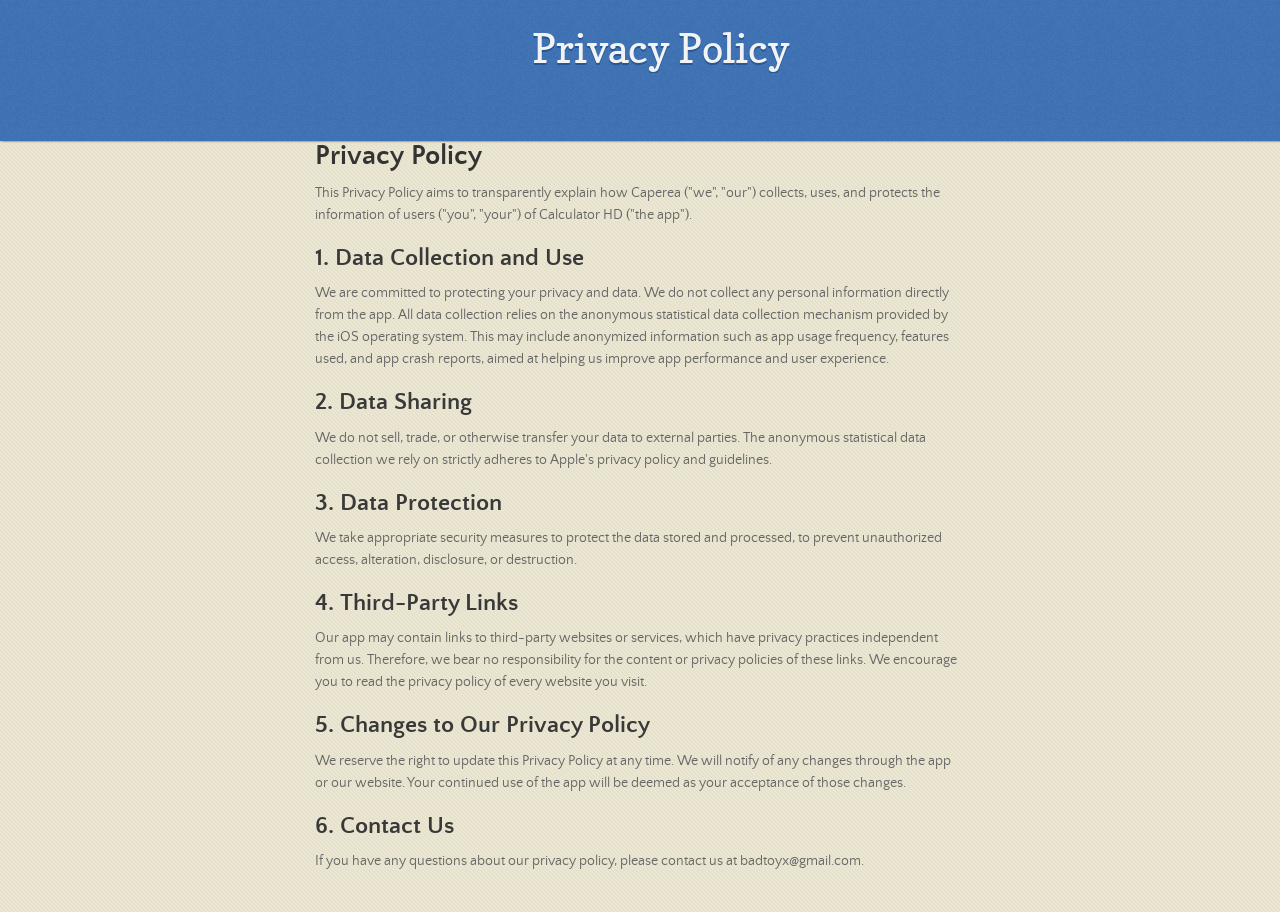
<file: index.html>
<!doctype html>
<html lang="en">
  <head>
    <meta charset="utf-8">
    <meta http-equiv="X-UA-Compatible" content="chrome=1">
    <title>Privacy Policy</title>
    <link rel="stylesheet" href="stylesheets/styles.css">
    <link rel="stylesheet" href="stylesheets/pygment_trac.css">
    <script src="https://ajax.googleapis.com/ajax/libs/jquery/1.7.1/jquery.min.js"></script>
    <script src="javascripts/main.js"></script>
    <!--[if lt IE 9]>
      <script src="//html5shiv.googlecode.com/svn/trunk/html5.js"></script>
    <![endif]-->
    <meta name="viewport" content="width=device-width, initial-scale=1">

  </head>
  <body>

      <header>
        <h1>Privacy Policy</h1>
      </header>

    <div class="wrapper">

    <h1>Privacy Policy</h1>
    <p>This Privacy Policy aims to transparently explain how Caperea ("we", "our") collects, uses, and protects the information of users ("you", "your") of Calculator HD ("the app").</p>

    <h2>1. Data Collection and Use</h2>
    <p>We are committed to protecting your privacy and data. We do not collect any personal information directly from the app. All data collection relies on the anonymous statistical data collection mechanism provided by the iOS operating system. This may include anonymized information such as app usage frequency, features used, and app crash reports, aimed at helping us improve app performance and user experience.</p>

    <h2>2. Data Sharing</h2>
    <p>We do not sell, trade, or otherwise transfer your data to external parties. The anonymous statistical data collection we rely on strictly adheres to Apple's privacy policy and guidelines.</p>

    <h2>3. Data Protection</h2>
    <p>We take appropriate security measures to protect the data stored and processed, to prevent unauthorized access, alteration, disclosure, or destruction.</p>

    <h2>4. Third-Party Links</h2>
    <p>Our app may contain links to third-party websites or services, which have privacy practices independent from us. Therefore, we bear no responsibility for the content or privacy policies of these links. We encourage you to read the privacy policy of every website you visit.</p>

    <h2>5. Changes to Our Privacy Policy</h2>
    <p>We reserve the right to update this Privacy Policy at any time. We will notify of any changes through the app or our website. Your continued use of the app will be deemed as your acceptance of those changes.</p>

    <h2>6. Contact Us</h2>
    <p>If you have any questions about our privacy policy, please contact us at badtoyx@gmail.com.</p>
    </div>
    <!--[if !IE]><script>fixScale(document);</script><![endif]-->
    
  </body>
</html>
</file>
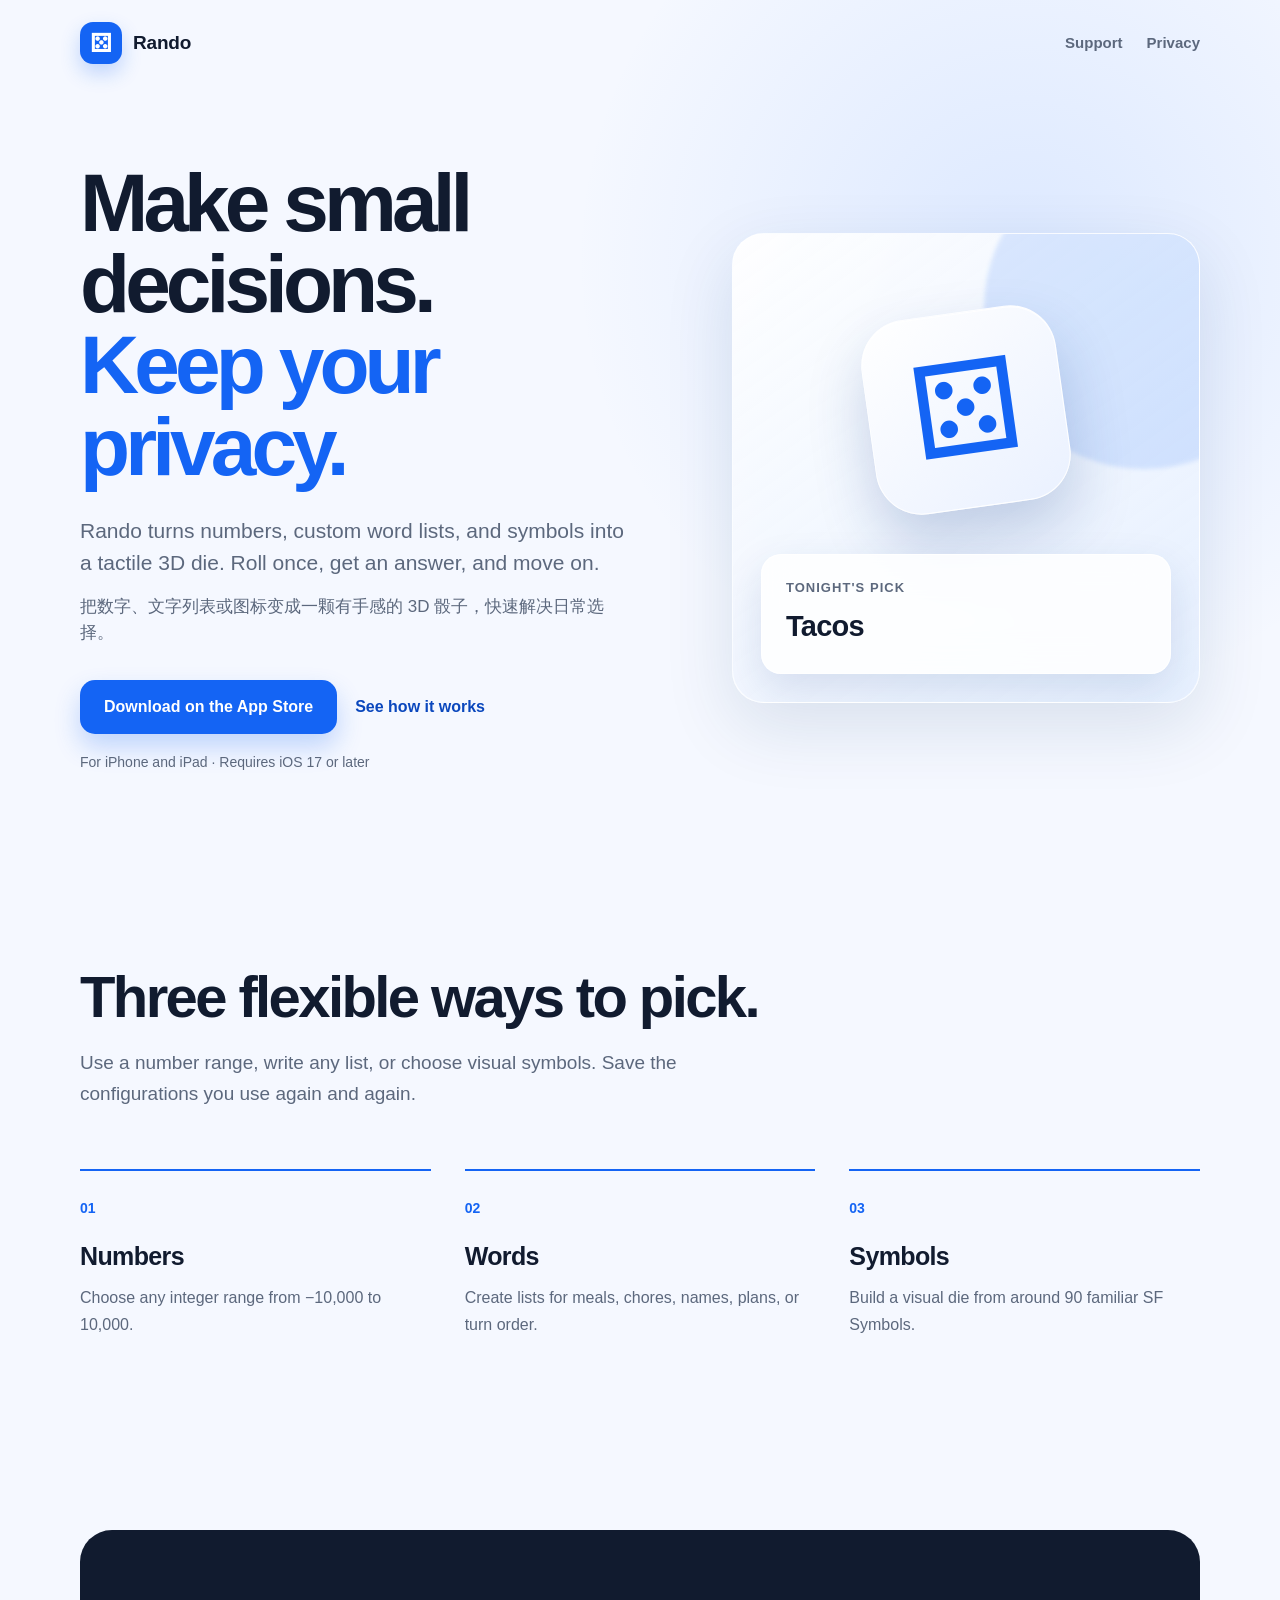
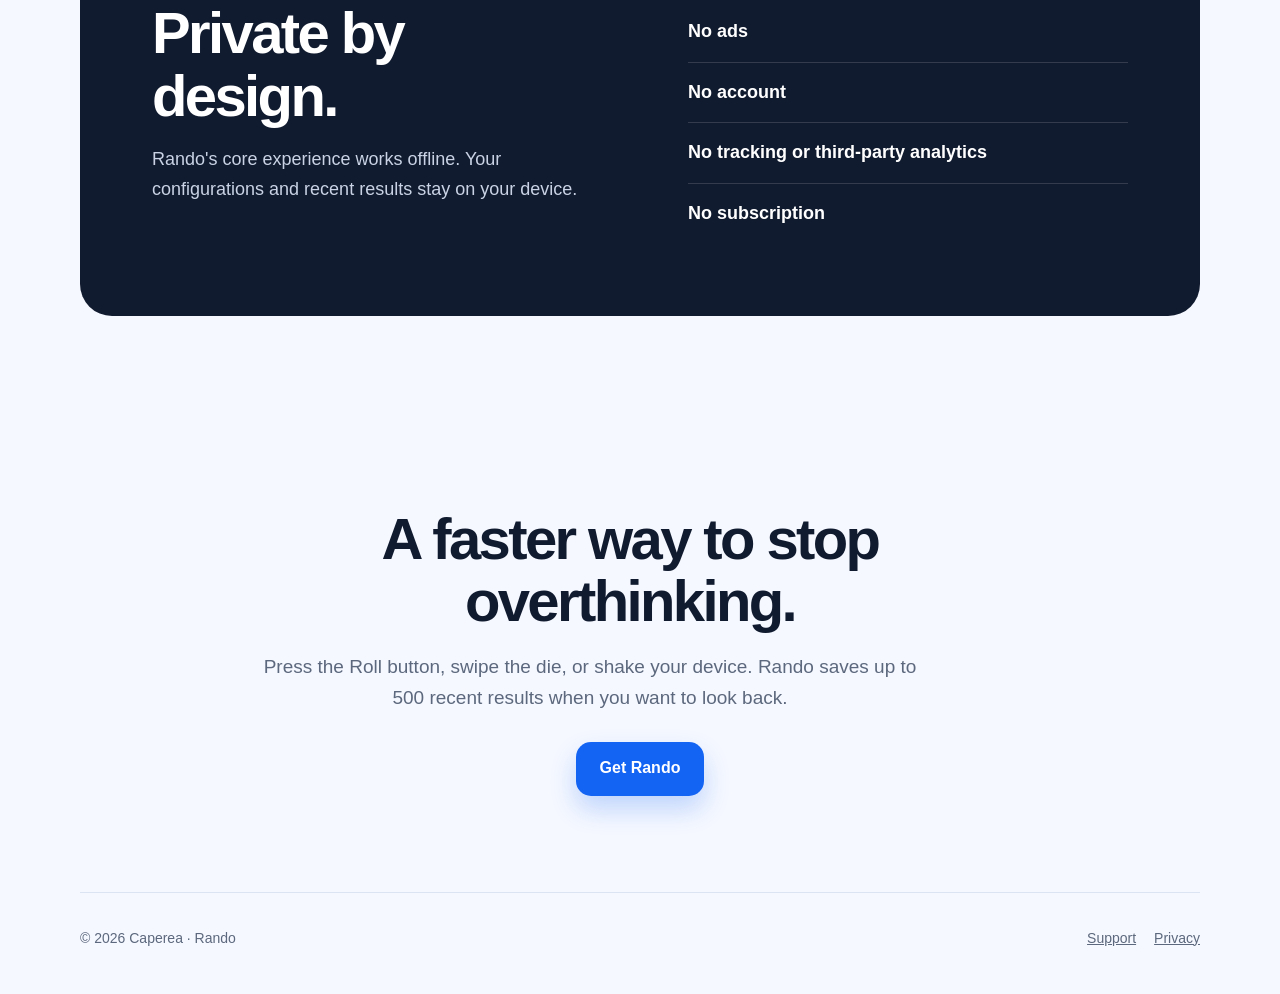
<file: rando/index.html>
<!doctype html>
<html lang="en">
  <head>
    <meta charset="utf-8">
    <meta name="viewport" content="width=device-width, initial-scale=1">
    <meta name="description" content="Rando is a private, offline 3D random picker for numbers, custom word lists, and symbols.">
    <title>Rando — Random Picker &amp; Dice</title>
    <link rel="icon" href="./rando-icon.svg" type="image/svg+xml">
    <link rel="stylesheet" href="./styles.css">
  </head>
  <body>
    <header class="site-header">
      <a class="brand" href="./" aria-label="Rando home">
        <span class="brand-mark" aria-hidden="true">⚄</span>
        <span>Rando</span>
      </a>
      <nav class="site-nav" aria-label="Primary navigation">
        <a href="./support/">Support</a>
        <a href="./privacy/">Privacy</a>
      </nav>
    </header>

    <main class="page-width">
      <section class="hero">
        <div class="hero-copy">
          <h1>Make small decisions. <span>Keep your privacy.</span></h1>
          <p>Rando turns numbers, custom word lists, and symbols into a tactile 3D die. Roll once, get an answer, and move on.</p>
          <p class="zh-summary" lang="zh-Hans">把数字、文字列表或图标变成一颗有手感的 3D 骰子，快速解决日常选择。</p>
          <div class="hero-actions">
            <a class="primary-button" href="https://apps.apple.com/app/rando/id6739487174">Download on the App Store</a>
            <a class="secondary-link" href="#ways-to-pick">See how it works</a>
          </div>
          <p class="compatibility">For iPhone and iPad · Requires iOS 17 or later</p>
        </div>

        <div class="hero-visual" role="img" aria-label="A blue Rando die showing a dinner choice">
          <div class="die" aria-hidden="true">⚄</div>
          <div class="result-card">
            <p class="result-label">Tonight's pick</p>
            <p class="result-value">Tacos</p>
          </div>
        </div>
      </section>

      <section class="section" id="ways-to-pick">
        <h2 class="section-heading">Three flexible ways to pick.</h2>
        <p class="section-intro">Use a number range, write any list, or choose visual symbols. Save the configurations you use again and again.</p>

        <div class="feature-list">
          <article class="feature">
            <span class="feature-number">01</span>
            <h3>Numbers</h3>
            <p>Choose any integer range from −10,000 to 10,000.</p>
          </article>
          <article class="feature">
            <span class="feature-number">02</span>
            <h3>Words</h3>
            <p>Create lists for meals, chores, names, plans, or turn order.</p>
          </article>
          <article class="feature">
            <span class="feature-number">03</span>
            <h3>Symbols</h3>
            <p>Build a visual die from around 90 familiar SF Symbols.</p>
          </article>
        </div>
      </section>

      <section class="section">
        <div class="privacy-band">
          <div>
            <h2>Private by design.</h2>
            <p>Rando's core experience works offline. Your configurations and recent results stay on your device.</p>
          </div>
          <ul class="promise-list">
            <li>No ads</li>
            <li>No account</li>
            <li>No tracking or third-party analytics</li>
            <li>No subscription</li>
          </ul>
        </div>
      </section>

      <section class="section closing">
        <h2 class="section-heading">A faster way to stop overthinking.</h2>
        <p class="section-intro">Press the Roll button, swipe the die, or shake your device. Rando saves up to 500 recent results when you want to look back.</p>
        <a class="primary-button" href="https://apps.apple.com/app/rando/id6739487174">Get Rando</a>
      </section>
    </main>

    <footer class="site-footer">
      <span>© 2026 Caperea · Rando</span>
      <span class="footer-links">
        <a href="./support/">Support</a>
        <a href="./privacy/">Privacy</a>
      </span>
    </footer>
  </body>
</html>
</file>
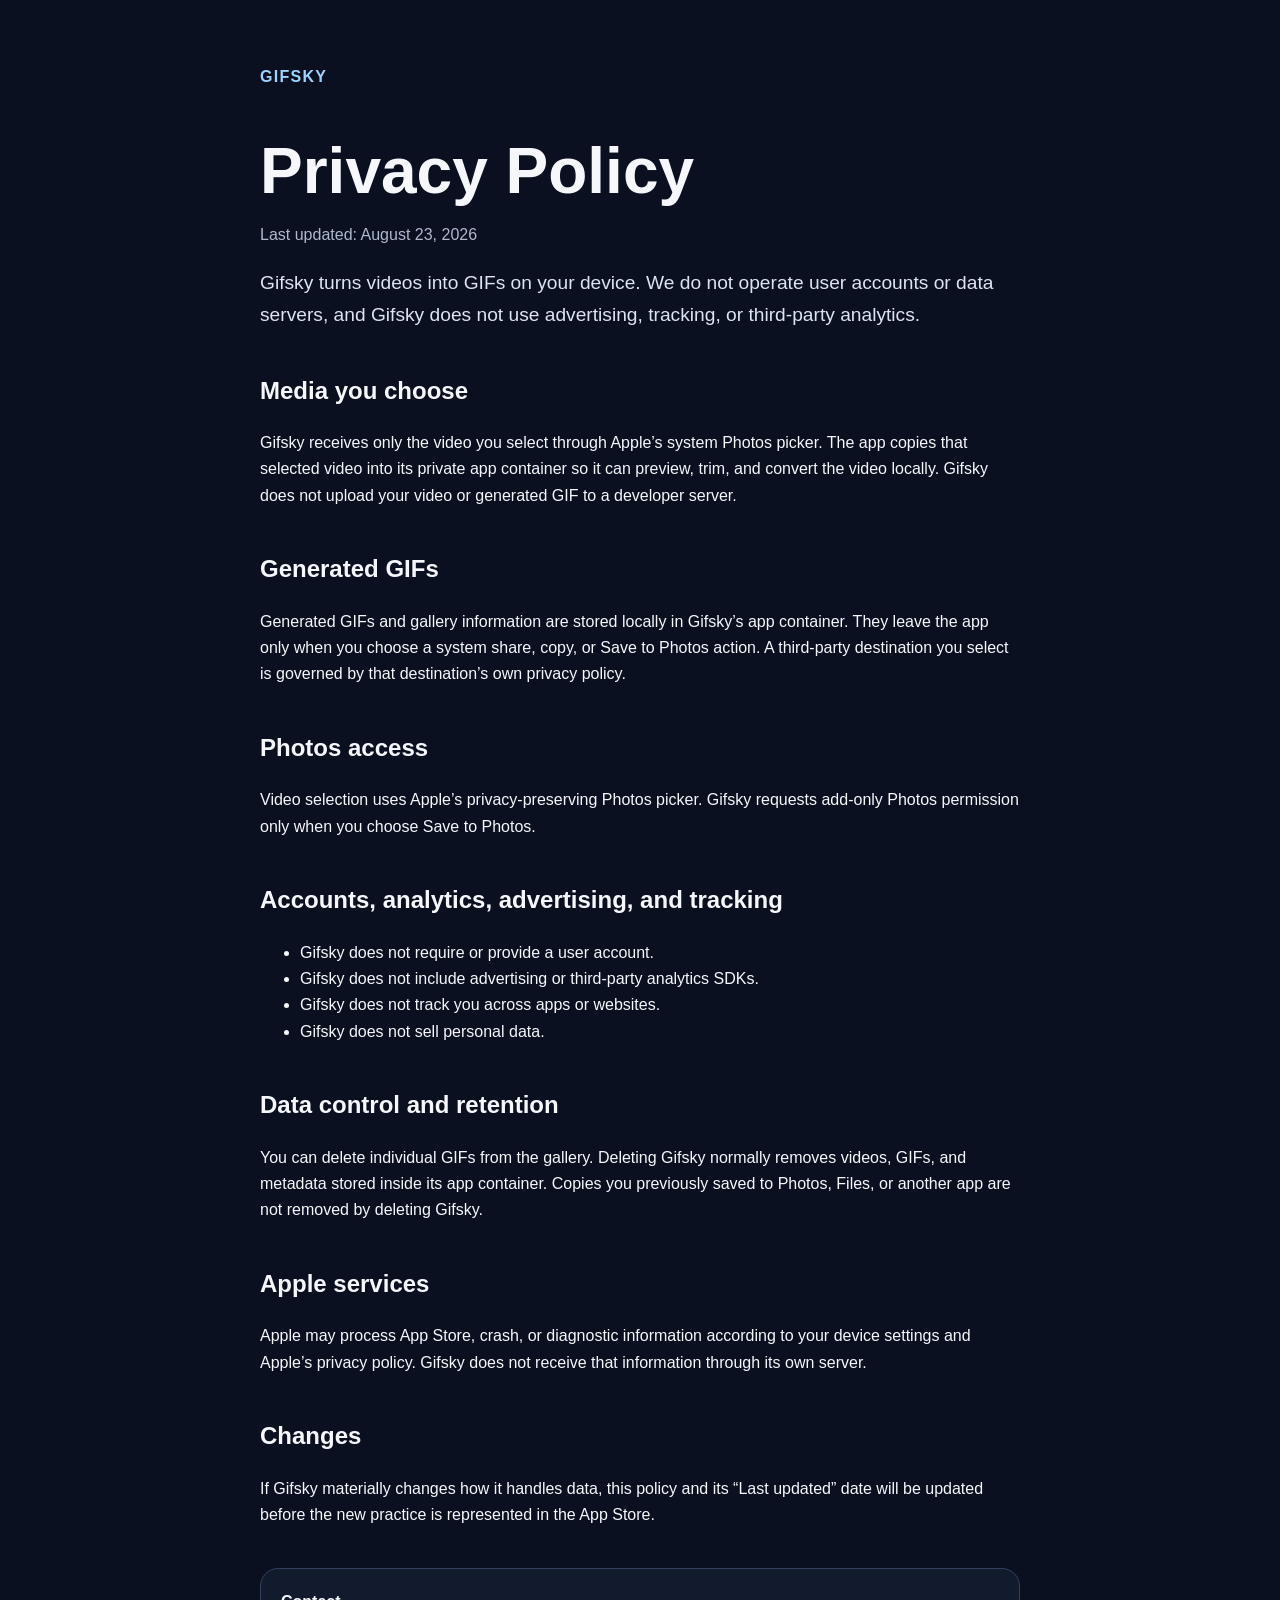
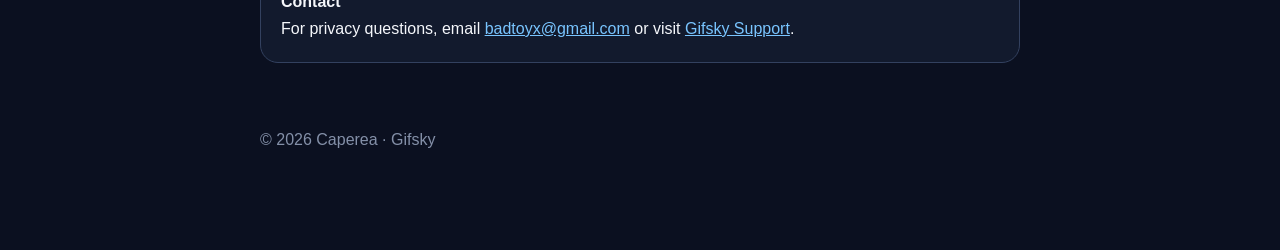
<file: gifsky/privacy/index.html>
<!doctype html>
<html lang="en">
<head>
  <meta charset="utf-8">
  <meta name="viewport" content="width=device-width, initial-scale=1">
  <meta name="description" content="Gifsky Privacy Policy: video-to-GIF conversion stays on your device with no accounts, ads, tracking, or analytics.">
  <title>Gifsky Privacy Policy</title>
  <style>
    :root { color-scheme: light dark; font-family: -apple-system, BlinkMacSystemFont, "Segoe UI", sans-serif; }
    body { margin: 0; background: #0b1020; color: #f5f7fb; line-height: 1.65; }
    main { max-width: 760px; margin: auto; padding: 64px 24px 96px; }
    .brand { display: inline-flex; color: #9ed3ff; text-decoration: none; font-weight: 700; letter-spacing: .08em; }
    h1 { font-size: clamp(2.4rem, 7vw, 4rem); line-height: 1.05; margin: 48px 0 8px; }
    h2 { margin-top: 40px; }
    .meta { color: #aeb8cf; }
    .lede { font-size: 1.2rem; color: #dbe4f5; }
    a { color: #79c5ff; }
    .card { margin-top: 40px; padding: 20px; border: 1px solid #33415f; border-radius: 18px; background: #121a2d; }
    footer { margin-top: 64px; color: #8490a8; }
  </style>
</head>
<body>
<main>
  <a class="brand" href="../support/">GIFSKY</a>
  <h1>Privacy Policy</h1>
  <p class="meta">Last updated: August 23, 2026</p>
  <p class="lede">Gifsky turns videos into GIFs on your device. We do not operate user accounts or data servers, and Gifsky does not use advertising, tracking, or third-party analytics.</p>

  <h2>Media you choose</h2>
  <p>Gifsky receives only the video you select through Apple’s system Photos picker. The app copies that selected video into its private app container so it can preview, trim, and convert the video locally. Gifsky does not upload your video or generated GIF to a developer server.</p>

  <h2>Generated GIFs</h2>
  <p>Generated GIFs and gallery information are stored locally in Gifsky’s app container. They leave the app only when you choose a system share, copy, or Save to Photos action. A third-party destination you select is governed by that destination’s own privacy policy.</p>

  <h2>Photos access</h2>
  <p>Video selection uses Apple’s privacy-preserving Photos picker. Gifsky requests add-only Photos permission only when you choose Save to Photos.</p>

  <h2>Accounts, analytics, advertising, and tracking</h2>
  <ul>
    <li>Gifsky does not require or provide a user account.</li>
    <li>Gifsky does not include advertising or third-party analytics SDKs.</li>
    <li>Gifsky does not track you across apps or websites.</li>
    <li>Gifsky does not sell personal data.</li>
  </ul>

  <h2>Data control and retention</h2>
  <p>You can delete individual GIFs from the gallery. Deleting Gifsky normally removes videos, GIFs, and metadata stored inside its app container. Copies you previously saved to Photos, Files, or another app are not removed by deleting Gifsky.</p>

  <h2>Apple services</h2>
  <p>Apple may process App Store, crash, or diagnostic information according to your device settings and Apple’s privacy policy. Gifsky does not receive that information through its own server.</p>

  <h2>Changes</h2>
  <p>If Gifsky materially changes how it handles data, this policy and its “Last updated” date will be updated before the new practice is represented in the App Store.</p>

  <div class="card"><strong>Contact</strong><br>For privacy questions, email <a href="mailto:badtoyx@gmail.com">badtoyx@gmail.com</a> or visit <a href="../support/">Gifsky Support</a>.</div>
  <footer>© 2026 Caperea · Gifsky</footer>
</main>
</body>
</html>
</file>
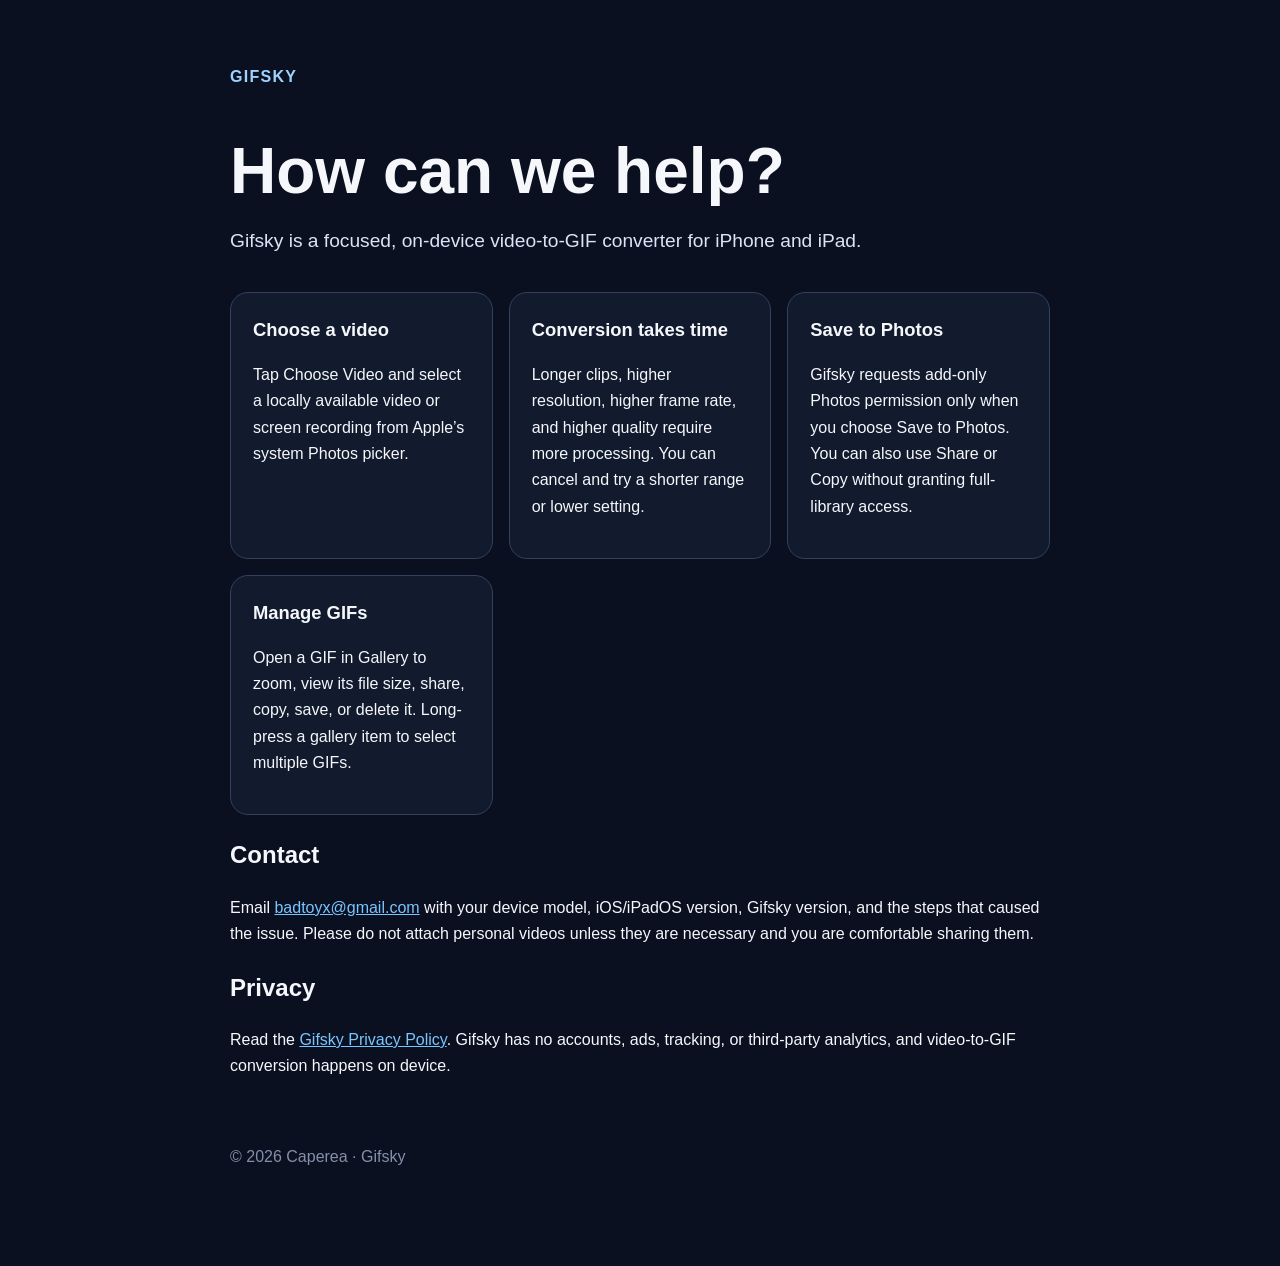
<file: gifsky/support/index.html>
<!doctype html>
<html lang="en">
<head>
  <meta charset="utf-8">
  <meta name="viewport" content="width=device-width, initial-scale=1">
  <meta name="description" content="Gifsky support, troubleshooting, privacy, and contact information.">
  <title>Gifsky Support</title>
  <style>
    :root { color-scheme: light dark; font-family: -apple-system, BlinkMacSystemFont, "Segoe UI", sans-serif; }
    body { margin: 0; background: #0b1020; color: #f5f7fb; line-height: 1.65; }
    main { max-width: 820px; margin: auto; padding: 64px 24px 96px; }
    .brand { color: #9ed3ff; font-weight: 700; letter-spacing: .08em; }
    h1 { font-size: clamp(2.4rem, 7vw, 4rem); line-height: 1.05; margin: 48px 0 8px; }
    .lede { font-size: 1.2rem; color: #dbe4f5; }
    .grid { display: grid; grid-template-columns: repeat(auto-fit, minmax(250px, 1fr)); gap: 16px; margin-top: 36px; }
    .card { padding: 22px; border: 1px solid #33415f; border-radius: 18px; background: #121a2d; }
    .card h2 { margin-top: 0; font-size: 1.15rem; }
    a { color: #79c5ff; }
    footer { margin-top: 64px; color: #8490a8; }
  </style>
</head>
<body>
<main>
  <span class="brand">GIFSKY</span>
  <h1>How can we help?</h1>
  <p class="lede">Gifsky is a focused, on-device video-to-GIF converter for iPhone and iPad.</p>

  <div class="grid">
    <section class="card">
      <h2>Choose a video</h2>
      <p>Tap Choose Video and select a locally available video or screen recording from Apple’s system Photos picker.</p>
    </section>
    <section class="card">
      <h2>Conversion takes time</h2>
      <p>Longer clips, higher resolution, higher frame rate, and higher quality require more processing. You can cancel and try a shorter range or lower setting.</p>
    </section>
    <section class="card">
      <h2>Save to Photos</h2>
      <p>Gifsky requests add-only Photos permission only when you choose Save to Photos. You can also use Share or Copy without granting full-library access.</p>
    </section>
    <section class="card">
      <h2>Manage GIFs</h2>
      <p>Open a GIF in Gallery to zoom, view its file size, share, copy, save, or delete it. Long-press a gallery item to select multiple GIFs.</p>
    </section>
  </div>

  <h2>Contact</h2>
  <p>Email <a href="mailto:badtoyx@gmail.com?subject=Gifsky%20Support">badtoyx@gmail.com</a> with your device model, iOS/iPadOS version, Gifsky version, and the steps that caused the issue. Please do not attach personal videos unless they are necessary and you are comfortable sharing them.</p>

  <h2>Privacy</h2>
  <p>Read the <a href="../privacy/">Gifsky Privacy Policy</a>. Gifsky has no accounts, ads, tracking, or third-party analytics, and video-to-GIF conversion happens on device.</p>

  <footer>© 2026 Caperea · Gifsky</footer>
</main>
</body>
</html>
</file>
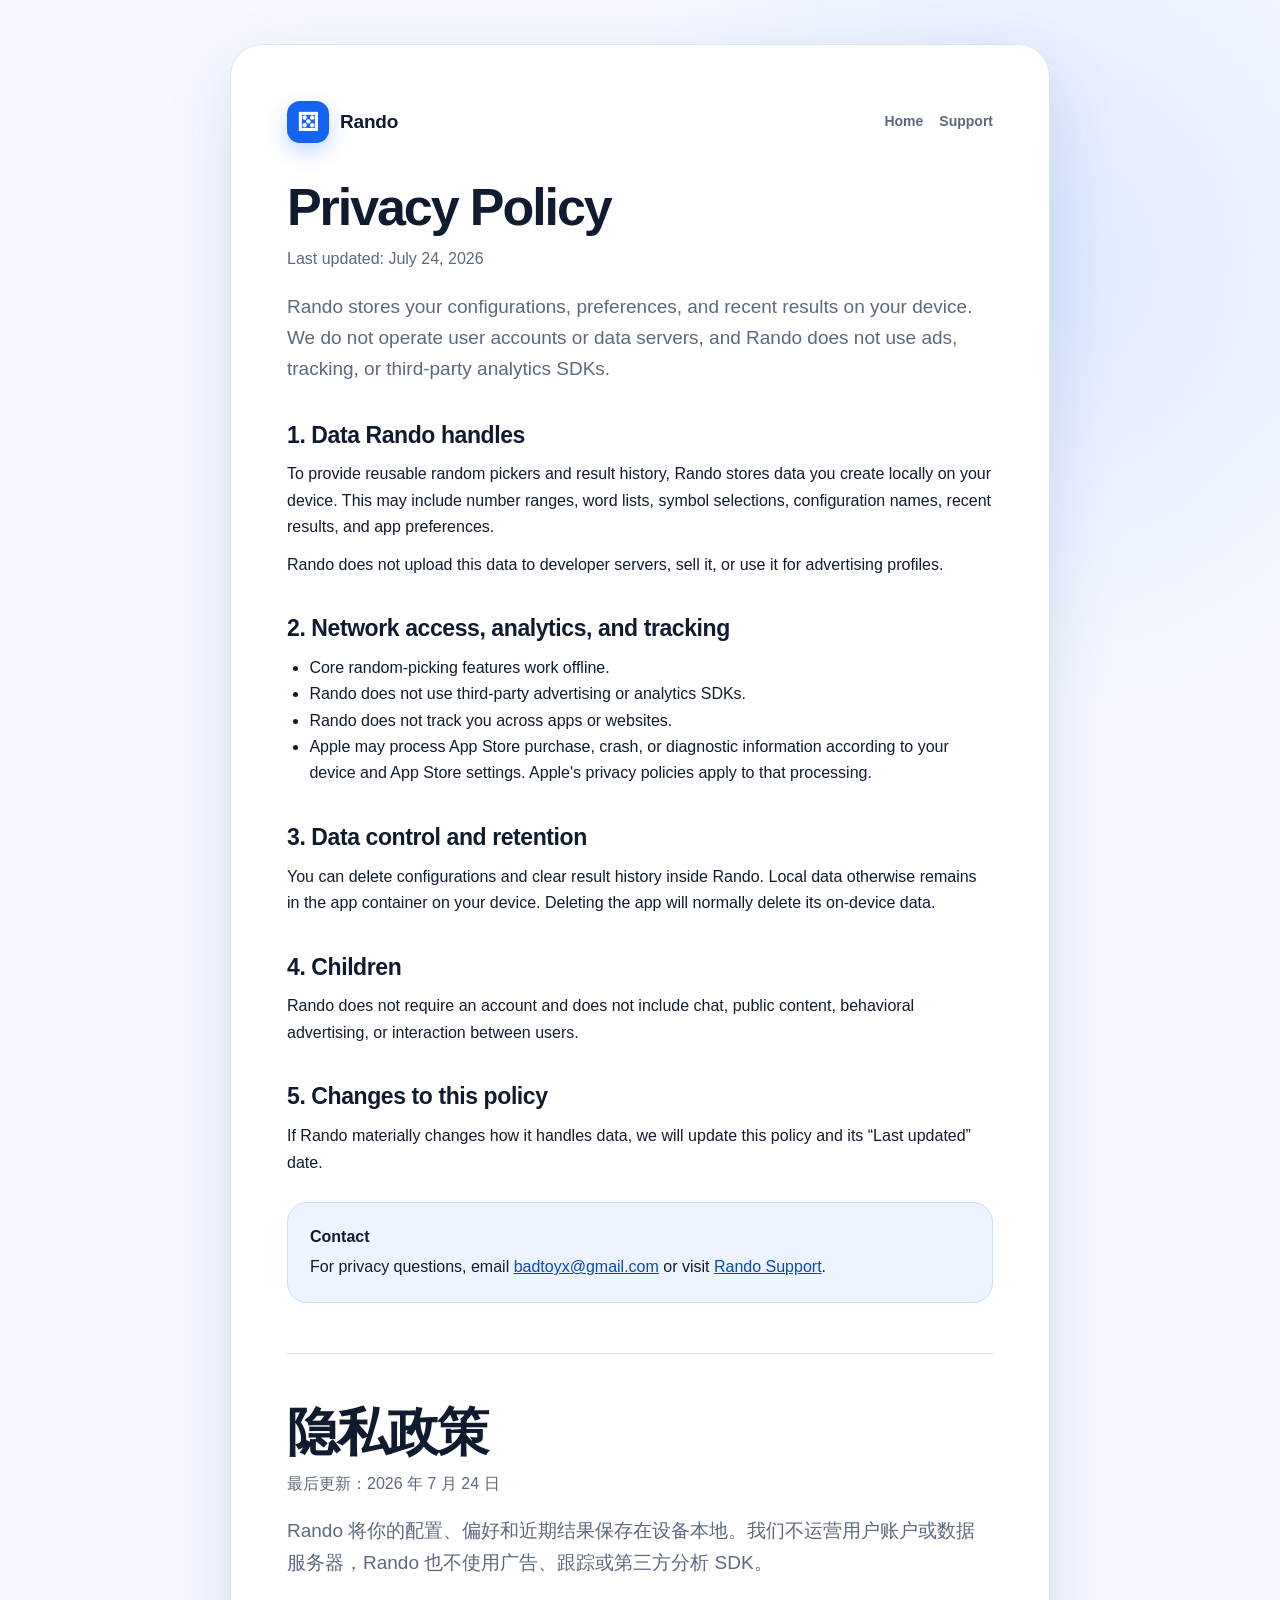
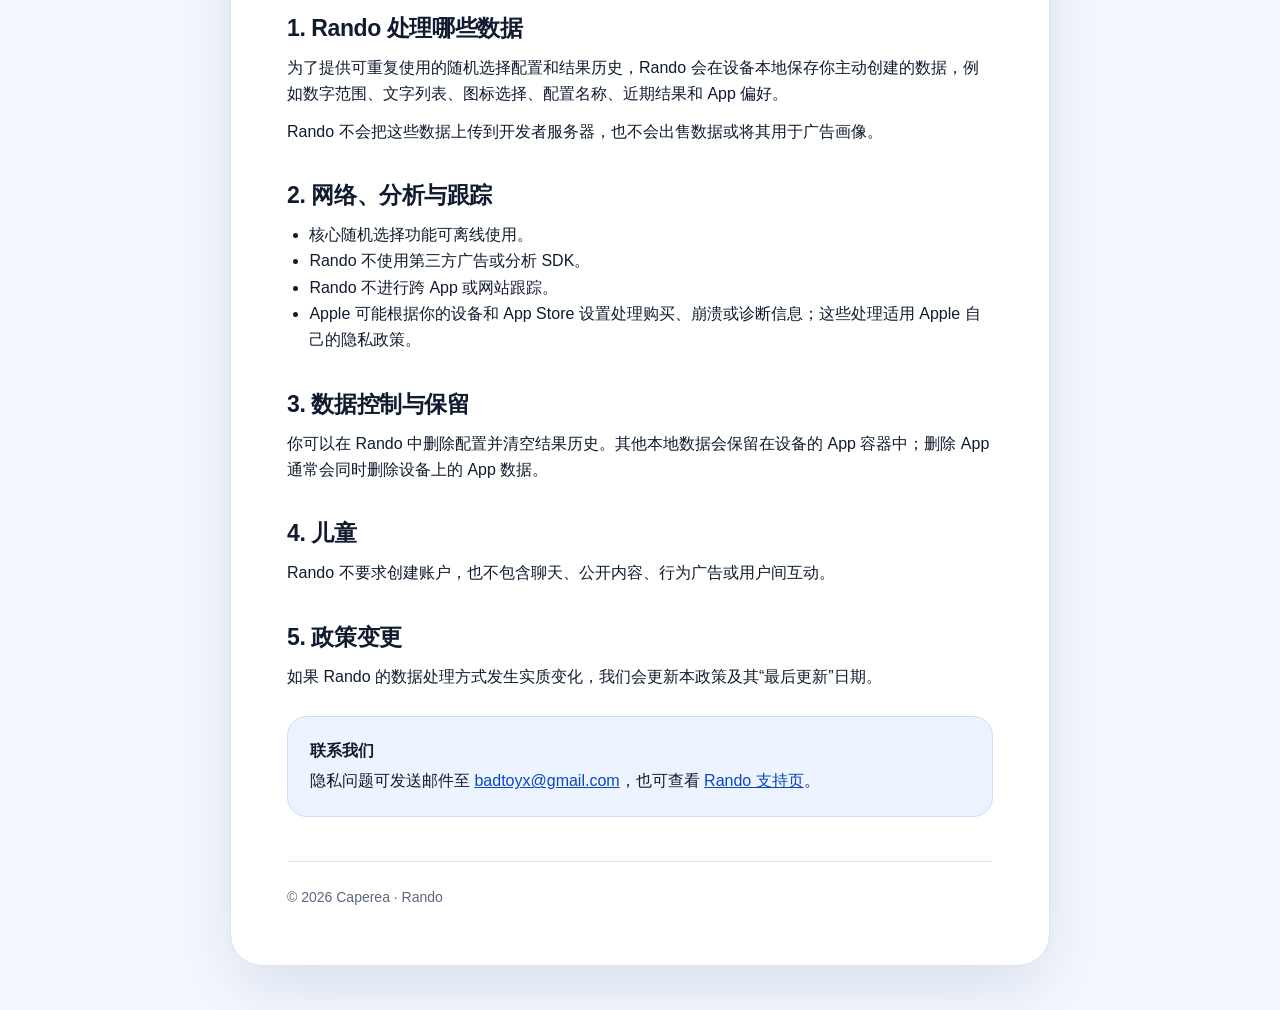
<file: rando/privacy/index.html>
<!doctype html>
<html lang="en">
  <head>
    <meta charset="utf-8">
    <meta name="viewport" content="width=device-width, initial-scale=1">
    <meta name="description" content="Rando privacy policy: configurations and history stay on your device, with no ads, accounts, tracking, or third-party analytics.">
    <title>Rando Privacy Policy</title>
    <link rel="icon" href="../rando-icon.svg" type="image/svg+xml">
    <link rel="stylesheet" href="../styles.css">
  </head>
  <body>
    <main class="document-shell">
      <nav class="document-nav" aria-label="Rando pages">
        <a class="brand" href="../" aria-label="Rando home">
          <span class="brand-mark" aria-hidden="true">⚄</span>
          <span>Rando</span>
        </a>
        <span class="document-nav-links">
          <a href="../">Home</a>
          <a href="../support/">Support</a>
        </span>
      </nav>

      <section class="language-section" lang="en">
        <h1>Privacy Policy</h1>
        <p class="meta">Last updated: July 24, 2026</p>
        <p class="lede">Rando stores your configurations, preferences, and recent results on your device. We do not operate user accounts or data servers, and Rando does not use ads, tracking, or third-party analytics SDKs.</p>

        <h2>1. Data Rando handles</h2>
        <p>To provide reusable random pickers and result history, Rando stores data you create locally on your device. This may include number ranges, word lists, symbol selections, configuration names, recent results, and app preferences.</p>
        <p>Rando does not upload this data to developer servers, sell it, or use it for advertising profiles.</p>

        <h2>2. Network access, analytics, and tracking</h2>
        <ul>
          <li>Core random-picking features work offline.</li>
          <li>Rando does not use third-party advertising or analytics SDKs.</li>
          <li>Rando does not track you across apps or websites.</li>
          <li>Apple may process App Store purchase, crash, or diagnostic information according to your device and App Store settings. Apple's privacy policies apply to that processing.</li>
        </ul>

        <h2>3. Data control and retention</h2>
        <p>You can delete configurations and clear result history inside Rando. Local data otherwise remains in the app container on your device. Deleting the app will normally delete its on-device data.</p>

        <h2>4. Children</h2>
        <p>Rando does not require an account and does not include chat, public content, behavioral advertising, or interaction between users.</p>

        <h2>5. Changes to this policy</h2>
        <p>If Rando materially changes how it handles data, we will update this policy and its “Last updated” date.</p>

        <div class="contact-card">
          <strong>Contact</strong>
          <span>For privacy questions, email <a href="mailto:badtoyx@gmail.com">badtoyx@gmail.com</a> or visit <a href="../support/">Rando Support</a>.</span>
        </div>
      </section>

      <section class="language-section" lang="zh-Hans">
        <h1>隐私政策</h1>
        <p class="meta">最后更新：2026 年 7 月 24 日</p>
        <p class="lede">Rando 将你的配置、偏好和近期结果保存在设备本地。我们不运营用户账户或数据服务器，Rando 也不使用广告、跟踪或第三方分析 SDK。</p>

        <h2>1. Rando 处理哪些数据</h2>
        <p>为了提供可重复使用的随机选择配置和结果历史，Rando 会在设备本地保存你主动创建的数据，例如数字范围、文字列表、图标选择、配置名称、近期结果和 App 偏好。</p>
        <p>Rando 不会把这些数据上传到开发者服务器，也不会出售数据或将其用于广告画像。</p>

        <h2>2. 网络、分析与跟踪</h2>
        <ul>
          <li>核心随机选择功能可离线使用。</li>
          <li>Rando 不使用第三方广告或分析 SDK。</li>
          <li>Rando 不进行跨 App 或网站跟踪。</li>
          <li>Apple 可能根据你的设备和 App Store 设置处理购买、崩溃或诊断信息；这些处理适用 Apple 自己的隐私政策。</li>
        </ul>

        <h2>3. 数据控制与保留</h2>
        <p>你可以在 Rando 中删除配置并清空结果历史。其他本地数据会保留在设备的 App 容器中；删除 App 通常会同时删除设备上的 App 数据。</p>

        <h2>4. 儿童</h2>
        <p>Rando 不要求创建账户，也不包含聊天、公开内容、行为广告或用户间互动。</p>

        <h2>5. 政策变更</h2>
        <p>如果 Rando 的数据处理方式发生实质变化，我们会更新本政策及其“最后更新”日期。</p>

        <div class="contact-card">
          <strong>联系我们</strong>
          <span>隐私问题可发送邮件至 <a href="mailto:badtoyx@gmail.com">badtoyx@gmail.com</a>，也可查看 <a href="../support/">Rando 支持页</a>。</span>
        </div>
      </section>

      <footer class="document-footer">© 2026 Caperea · Rando</footer>
    </main>
  </body>
</html>
</file>
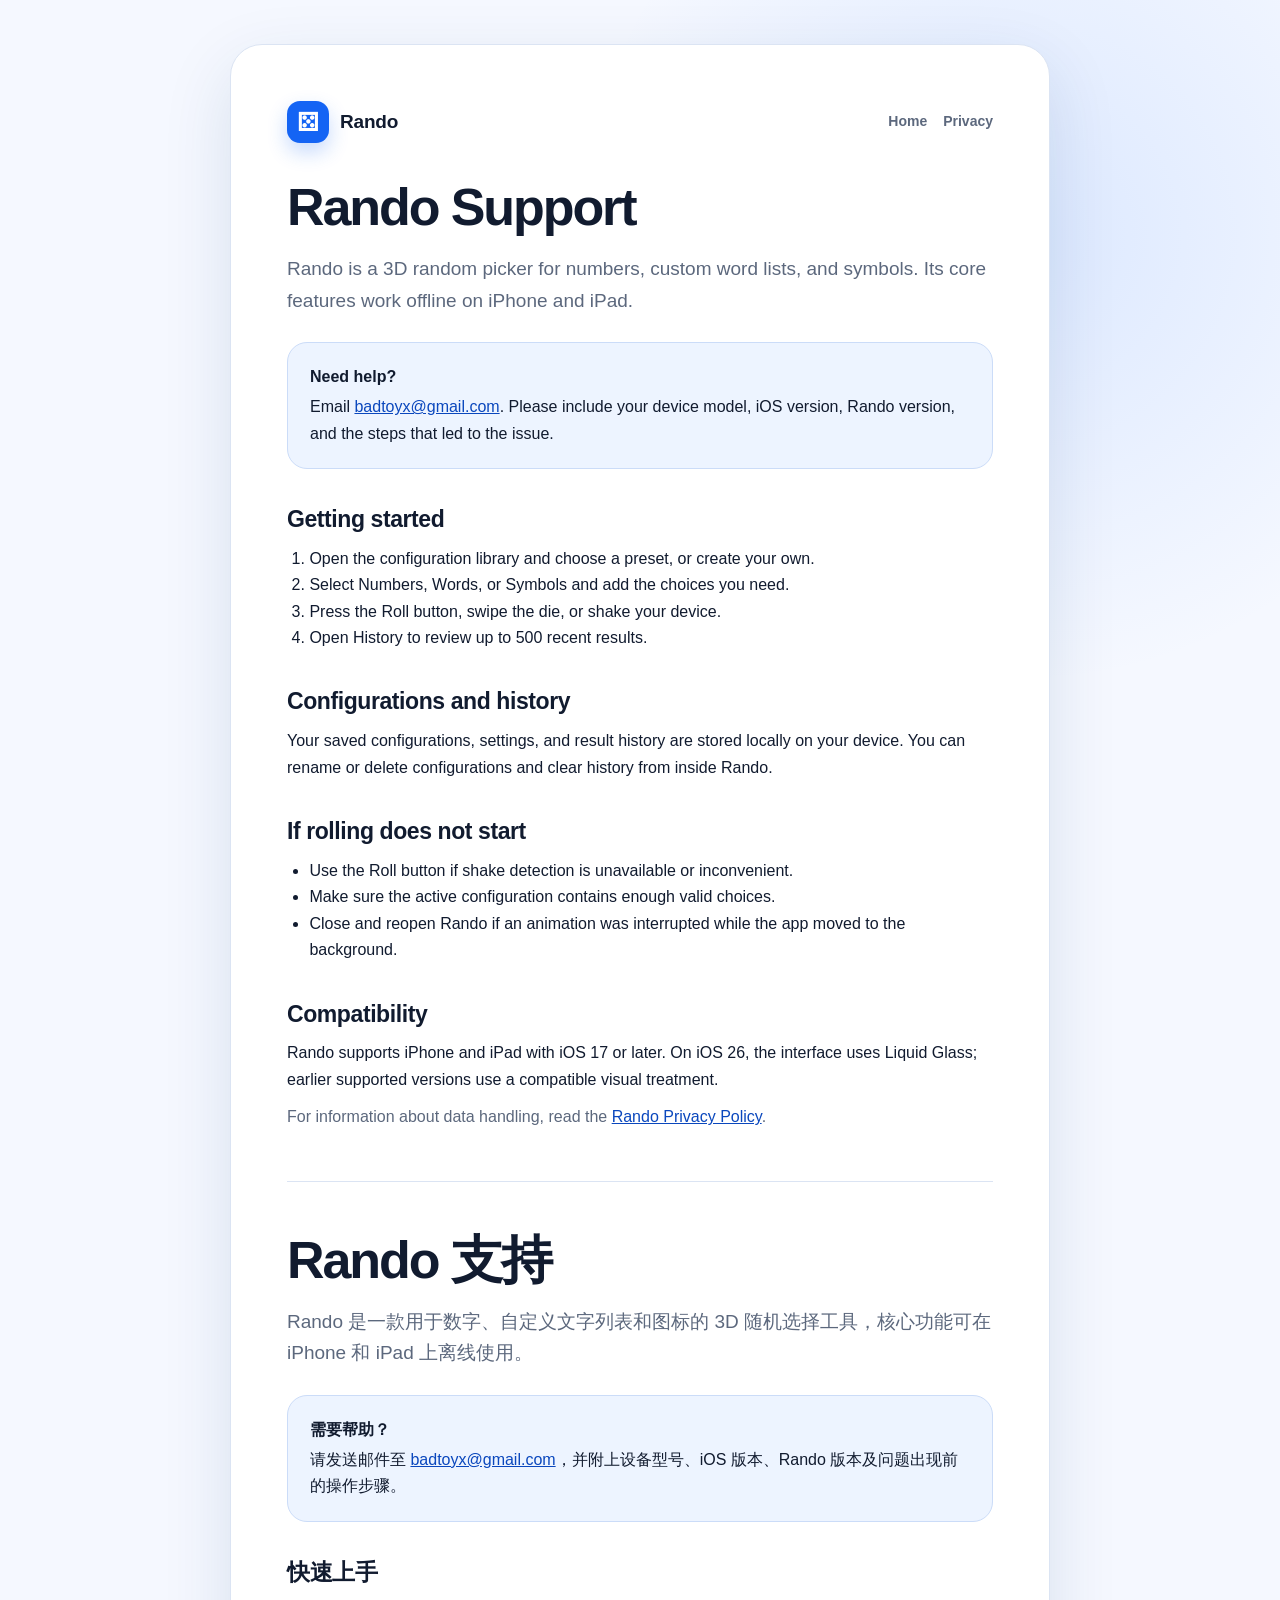
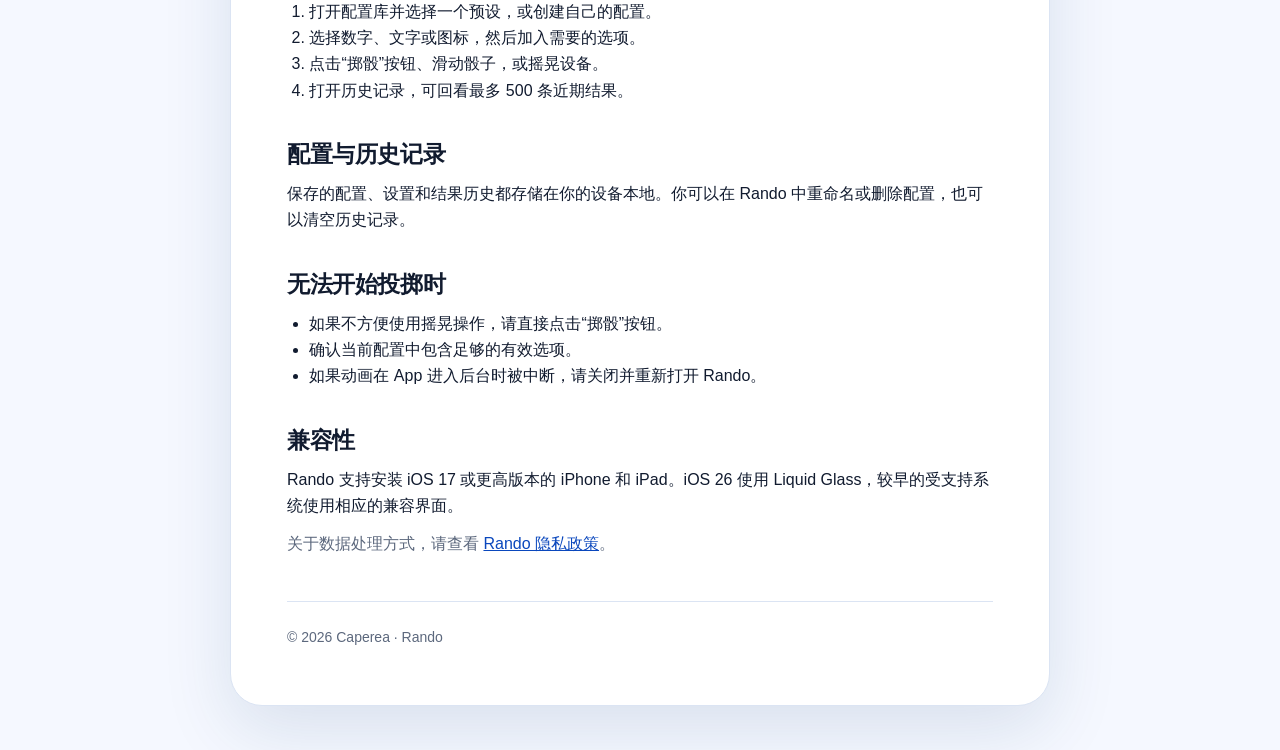
<file: rando/support/index.html>
<!doctype html>
<html lang="en">
  <head>
    <meta charset="utf-8">
    <meta name="viewport" content="width=device-width, initial-scale=1">
    <meta name="description" content="Rando support: learn how to roll, create reusable random pickers, review history, and get help.">
    <title>Rando Support</title>
    <link rel="icon" href="../rando-icon.svg" type="image/svg+xml">
    <link rel="stylesheet" href="../styles.css">
  </head>
  <body>
    <main class="document-shell">
      <nav class="document-nav" aria-label="Rando pages">
        <a class="brand" href="../" aria-label="Rando home">
          <span class="brand-mark" aria-hidden="true">⚄</span>
          <span>Rando</span>
        </a>
        <span class="document-nav-links">
          <a href="../">Home</a>
          <a href="../privacy/">Privacy</a>
        </span>
      </nav>

      <section class="language-section" lang="en">
        <h1>Rando Support</h1>
        <p class="lede">Rando is a 3D random picker for numbers, custom word lists, and symbols. Its core features work offline on iPhone and iPad.</p>

        <div class="contact-card">
          <strong>Need help?</strong>
          <span>Email <a href="mailto:badtoyx@gmail.com">badtoyx@gmail.com</a>. Please include your device model, iOS version, Rando version, and the steps that led to the issue.</span>
        </div>

        <h2>Getting started</h2>
        <ol>
          <li>Open the configuration library and choose a preset, or create your own.</li>
          <li>Select Numbers, Words, or Symbols and add the choices you need.</li>
          <li>Press the Roll button, swipe the die, or shake your device.</li>
          <li>Open History to review up to 500 recent results.</li>
        </ol>

        <h2>Configurations and history</h2>
        <p>Your saved configurations, settings, and result history are stored locally on your device. You can rename or delete configurations and clear history from inside Rando.</p>

        <h2>If rolling does not start</h2>
        <ul>
          <li>Use the Roll button if shake detection is unavailable or inconvenient.</li>
          <li>Make sure the active configuration contains enough valid choices.</li>
          <li>Close and reopen Rando if an animation was interrupted while the app moved to the background.</li>
        </ul>

        <h2>Compatibility</h2>
        <p>Rando supports iPhone and iPad with iOS 17 or later. On iOS 26, the interface uses Liquid Glass; earlier supported versions use a compatible visual treatment.</p>

        <p class="note">For information about data handling, read the <a href="../privacy/">Rando Privacy Policy</a>.</p>
      </section>

      <section class="language-section" lang="zh-Hans">
        <h1>Rando 支持</h1>
        <p class="lede">Rando 是一款用于数字、自定义文字列表和图标的 3D 随机选择工具，核心功能可在 iPhone 和 iPad 上离线使用。</p>

        <div class="contact-card">
          <strong>需要帮助？</strong>
          <span>请发送邮件至 <a href="mailto:badtoyx@gmail.com">badtoyx@gmail.com</a>，并附上设备型号、iOS 版本、Rando 版本及问题出现前的操作步骤。</span>
        </div>

        <h2>快速上手</h2>
        <ol>
          <li>打开配置库并选择一个预设，或创建自己的配置。</li>
          <li>选择数字、文字或图标，然后加入需要的选项。</li>
          <li>点击“掷骰”按钮、滑动骰子，或摇晃设备。</li>
          <li>打开历史记录，可回看最多 500 条近期结果。</li>
        </ol>

        <h2>配置与历史记录</h2>
        <p>保存的配置、设置和结果历史都存储在你的设备本地。你可以在 Rando 中重命名或删除配置，也可以清空历史记录。</p>

        <h2>无法开始投掷时</h2>
        <ul>
          <li>如果不方便使用摇晃操作，请直接点击“掷骰”按钮。</li>
          <li>确认当前配置中包含足够的有效选项。</li>
          <li>如果动画在 App 进入后台时被中断，请关闭并重新打开 Rando。</li>
        </ul>

        <h2>兼容性</h2>
        <p>Rando 支持安装 iOS 17 或更高版本的 iPhone 和 iPad。iOS 26 使用 Liquid Glass，较早的受支持系统使用相应的兼容界面。</p>

        <p class="note">关于数据处理方式，请查看 <a href="../privacy/">Rando 隐私政策</a>。</p>
      </section>

      <footer class="document-footer">© 2026 Caperea · Rando</footer>
    </main>
  </body>
</html>
</file>
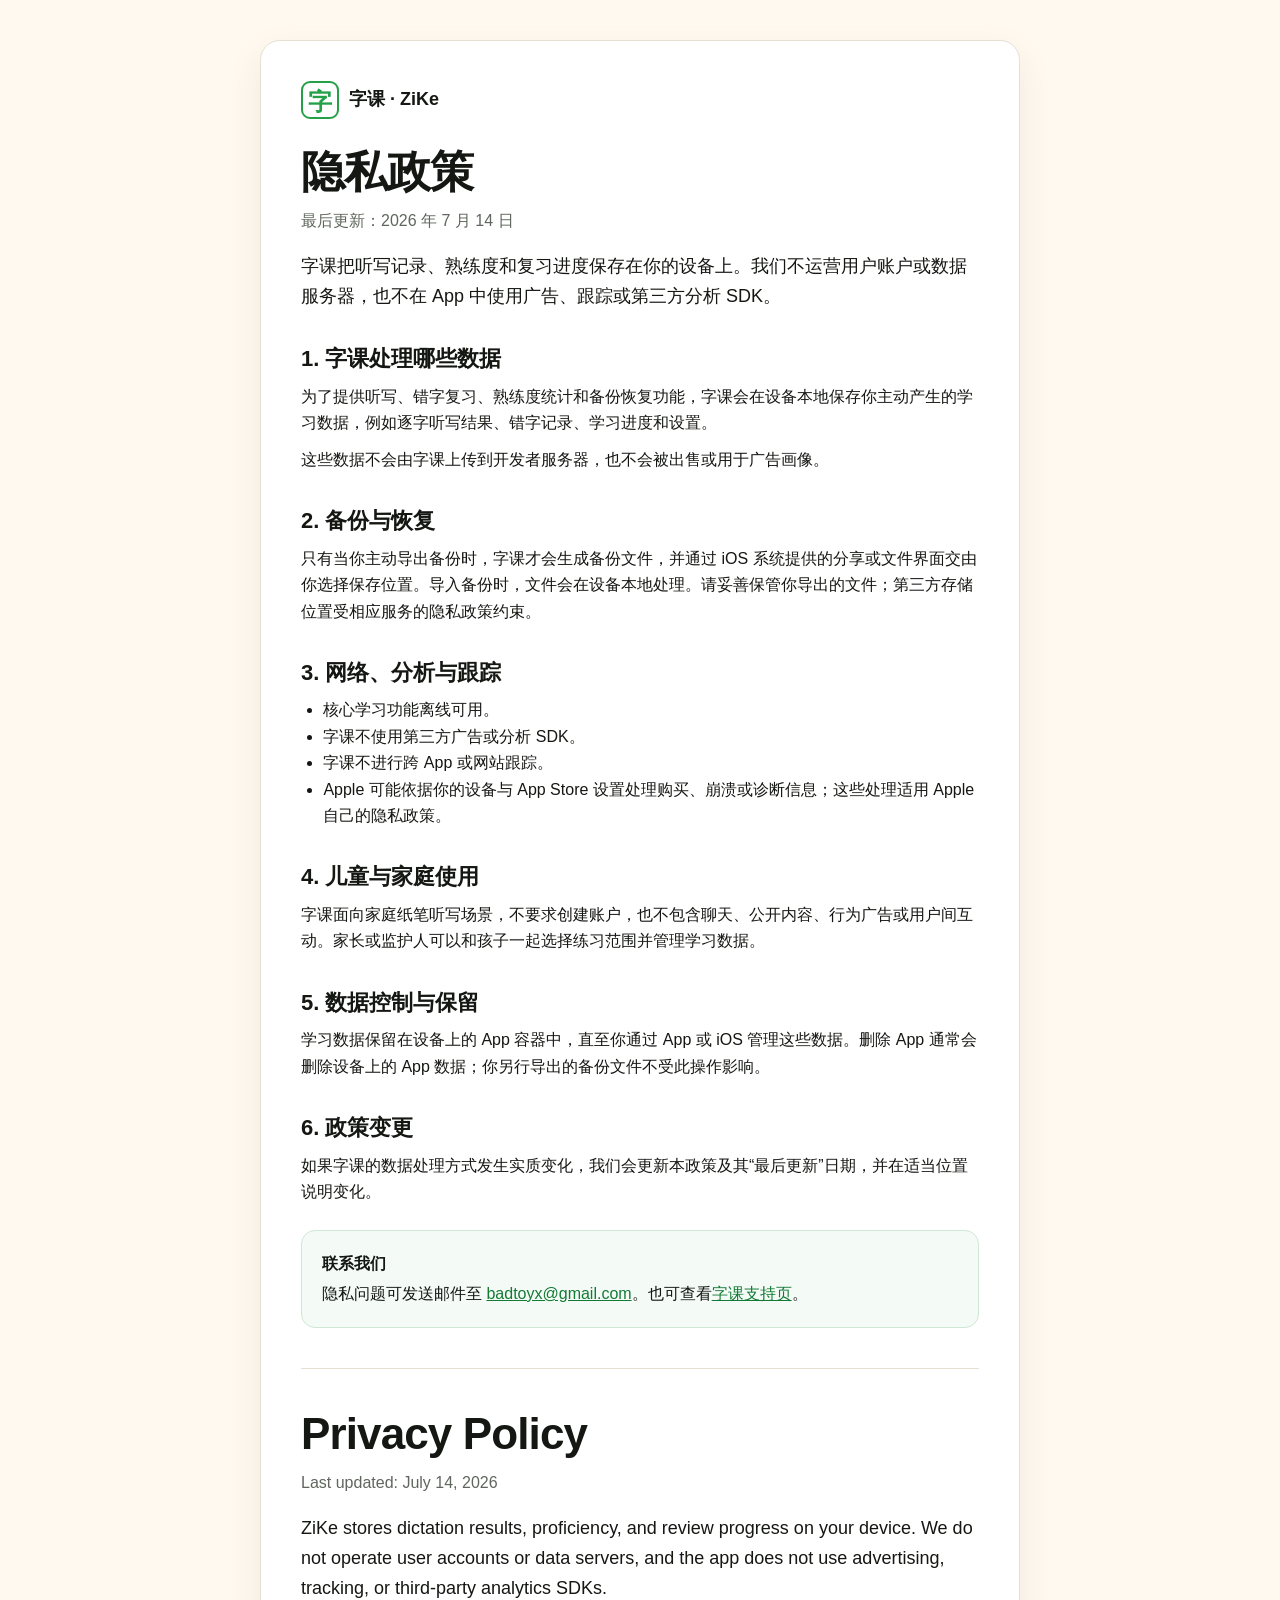
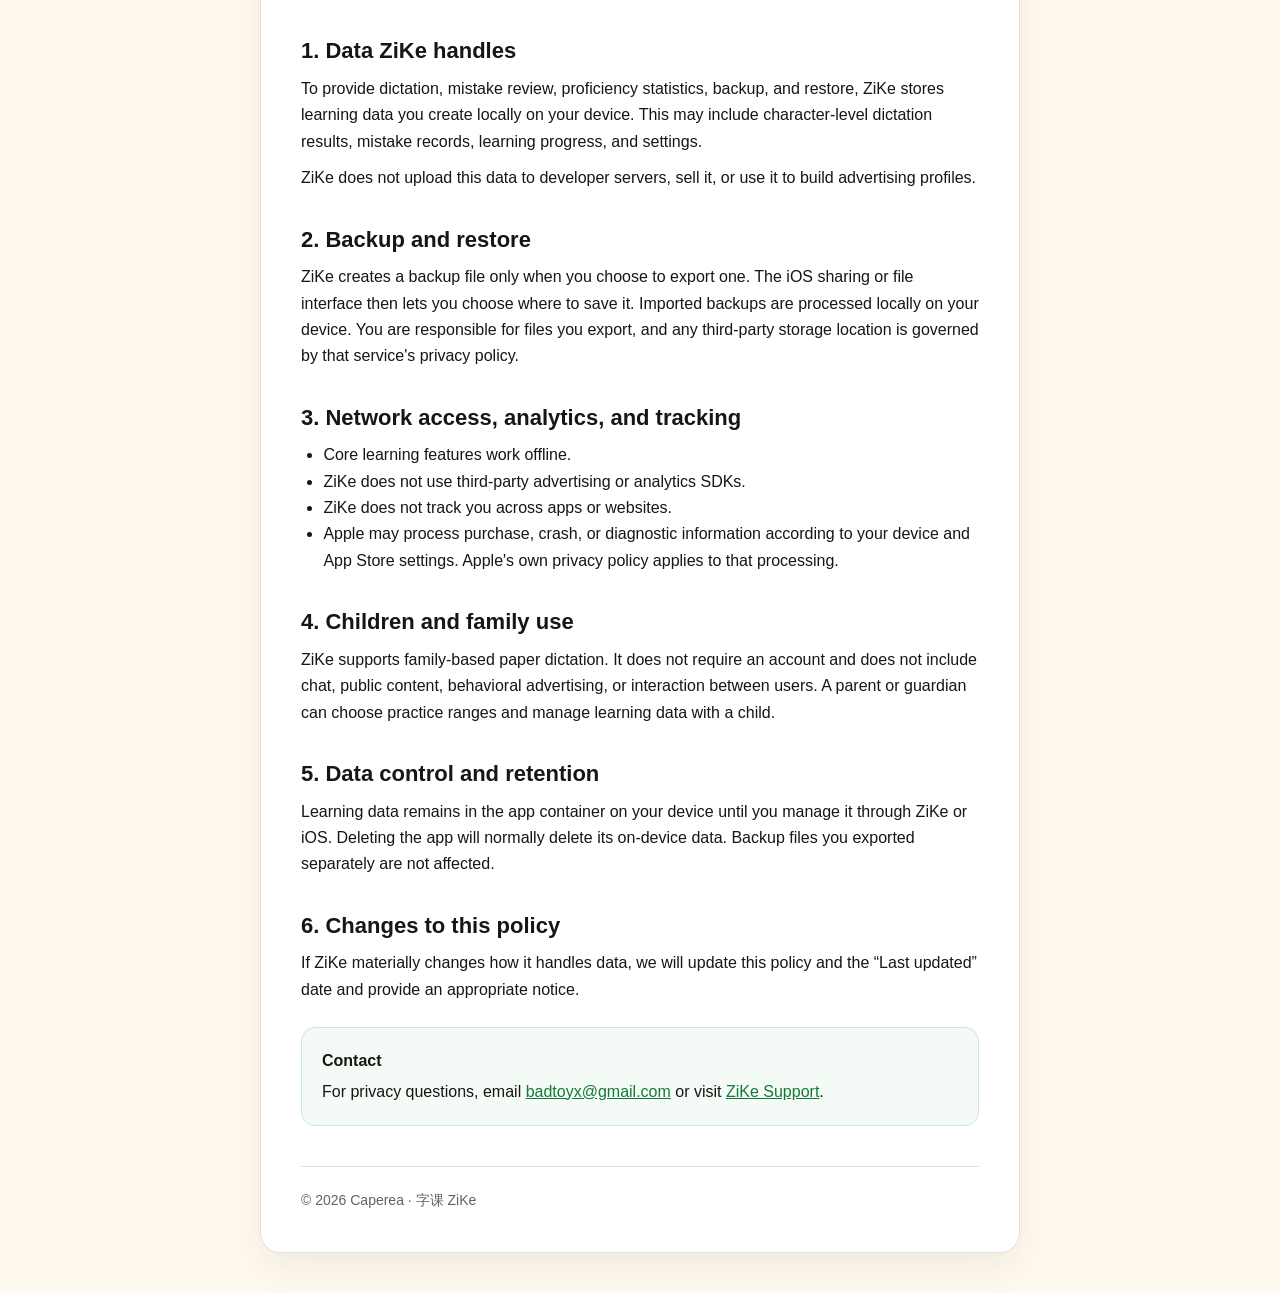
<file: zike/privacy/index.html>
<!doctype html>
<html lang="zh-Hans">
  <head>
    <meta charset="utf-8">
    <meta name="viewport" content="width=device-width, initial-scale=1">
    <meta name="description" content="字课（ZiKe）隐私政策：学习数据保存在设备本地，不使用广告、跟踪或第三方分析。">
    <title>字课（ZiKe）隐私政策</title>
    <link rel="stylesheet" href="../styles.css">
  </head>
  <body>
    <main>
      <a class="brand" href="../support/" aria-label="前往字课支持页">
        <span class="brand-mark" aria-hidden="true">字</span>
        <span>字课 · ZiKe</span>
      </a>

      <section class="language-section" lang="zh-Hans">
        <h1>隐私政策</h1>
        <p class="meta">最后更新：2026 年 7 月 14 日</p>
        <p class="lede">字课把听写记录、熟练度和复习进度保存在你的设备上。我们不运营用户账户或数据服务器，也不在 App 中使用广告、跟踪或第三方分析 SDK。</p>

        <h2>1. 字课处理哪些数据</h2>
        <p>为了提供听写、错字复习、熟练度统计和备份恢复功能，字课会在设备本地保存你主动产生的学习数据，例如逐字听写结果、错字记录、学习进度和设置。</p>
        <p>这些数据不会由字课上传到开发者服务器，也不会被出售或用于广告画像。</p>

        <h2>2. 备份与恢复</h2>
        <p>只有当你主动导出备份时，字课才会生成备份文件，并通过 iOS 系统提供的分享或文件界面交由你选择保存位置。导入备份时，文件会在设备本地处理。请妥善保管你导出的文件；第三方存储位置受相应服务的隐私政策约束。</p>

        <h2>3. 网络、分析与跟踪</h2>
        <ul>
          <li>核心学习功能离线可用。</li>
          <li>字课不使用第三方广告或分析 SDK。</li>
          <li>字课不进行跨 App 或网站跟踪。</li>
          <li>Apple 可能依据你的设备与 App Store 设置处理购买、崩溃或诊断信息；这些处理适用 Apple 自己的隐私政策。</li>
        </ul>

        <h2>4. 儿童与家庭使用</h2>
        <p>字课面向家庭纸笔听写场景，不要求创建账户，也不包含聊天、公开内容、行为广告或用户间互动。家长或监护人可以和孩子一起选择练习范围并管理学习数据。</p>

        <h2>5. 数据控制与保留</h2>
        <p>学习数据保留在设备上的 App 容器中，直至你通过 App 或 iOS 管理这些数据。删除 App 通常会删除设备上的 App 数据；你另行导出的备份文件不受此操作影响。</p>

        <h2>6. 政策变更</h2>
        <p>如果字课的数据处理方式发生实质变化，我们会更新本政策及其“最后更新”日期，并在适当位置说明变化。</p>

        <div class="contact-card">
          <strong>联系我们</strong>
          <span>隐私问题可发送邮件至 <a href="mailto:badtoyx@gmail.com">badtoyx@gmail.com</a>。也可查看<a href="../support/">字课支持页</a>。</span>
        </div>
      </section>

      <section class="language-section" lang="en">
        <h1>Privacy Policy</h1>
        <p class="meta">Last updated: July 14, 2026</p>
        <p class="lede">ZiKe stores dictation results, proficiency, and review progress on your device. We do not operate user accounts or data servers, and the app does not use advertising, tracking, or third-party analytics SDKs.</p>

        <h2>1. Data ZiKe handles</h2>
        <p>To provide dictation, mistake review, proficiency statistics, backup, and restore, ZiKe stores learning data you create locally on your device. This may include character-level dictation results, mistake records, learning progress, and settings.</p>
        <p>ZiKe does not upload this data to developer servers, sell it, or use it to build advertising profiles.</p>

        <h2>2. Backup and restore</h2>
        <p>ZiKe creates a backup file only when you choose to export one. The iOS sharing or file interface then lets you choose where to save it. Imported backups are processed locally on your device. You are responsible for files you export, and any third-party storage location is governed by that service's privacy policy.</p>

        <h2>3. Network access, analytics, and tracking</h2>
        <ul>
          <li>Core learning features work offline.</li>
          <li>ZiKe does not use third-party advertising or analytics SDKs.</li>
          <li>ZiKe does not track you across apps or websites.</li>
          <li>Apple may process purchase, crash, or diagnostic information according to your device and App Store settings. Apple's own privacy policy applies to that processing.</li>
        </ul>

        <h2>4. Children and family use</h2>
        <p>ZiKe supports family-based paper dictation. It does not require an account and does not include chat, public content, behavioral advertising, or interaction between users. A parent or guardian can choose practice ranges and manage learning data with a child.</p>

        <h2>5. Data control and retention</h2>
        <p>Learning data remains in the app container on your device until you manage it through ZiKe or iOS. Deleting the app will normally delete its on-device data. Backup files you exported separately are not affected.</p>

        <h2>6. Changes to this policy</h2>
        <p>If ZiKe materially changes how it handles data, we will update this policy and the “Last updated” date and provide an appropriate notice.</p>

        <div class="contact-card">
          <strong>Contact</strong>
          <span>For privacy questions, email <a href="mailto:badtoyx@gmail.com">badtoyx@gmail.com</a> or visit <a href="../support/">ZiKe Support</a>.</span>
        </div>
      </section>

      <footer>© 2026 Caperea · 字课 ZiKe</footer>
    </main>
  </body>
</html>
</file>
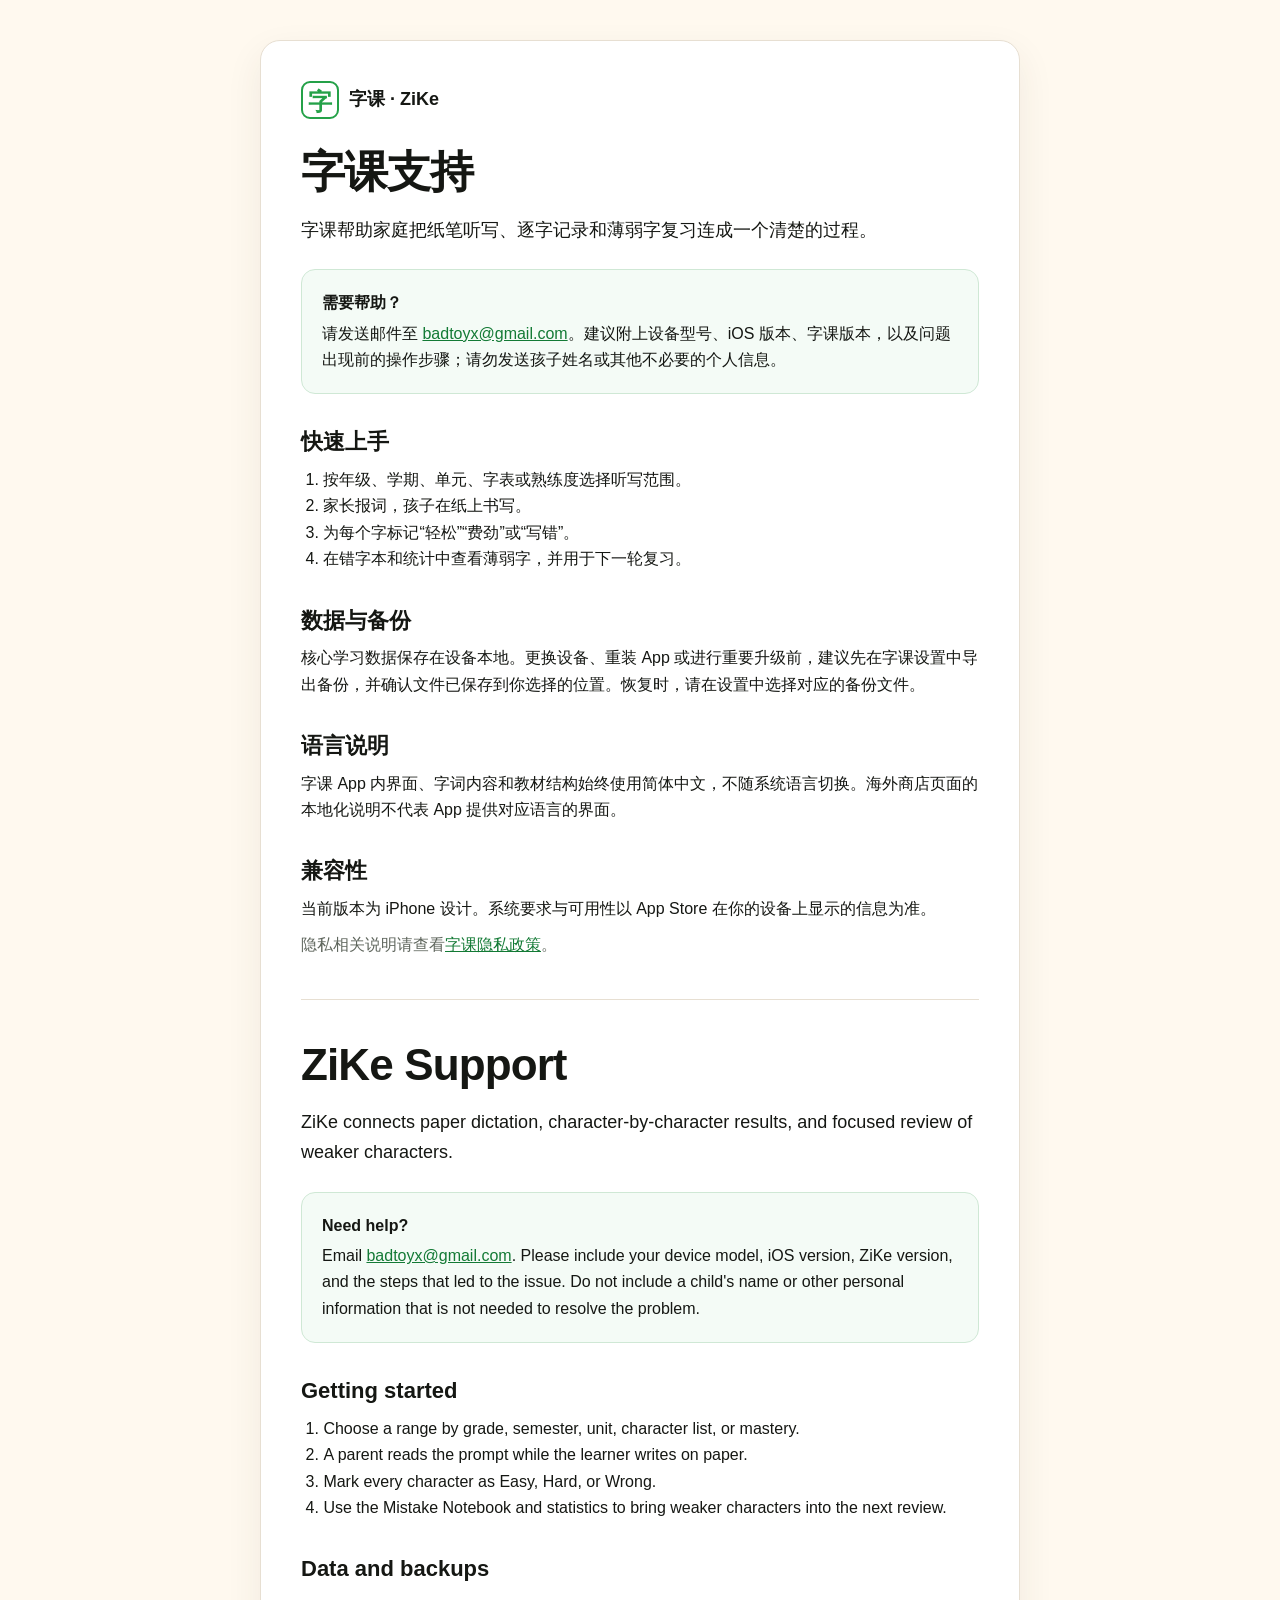
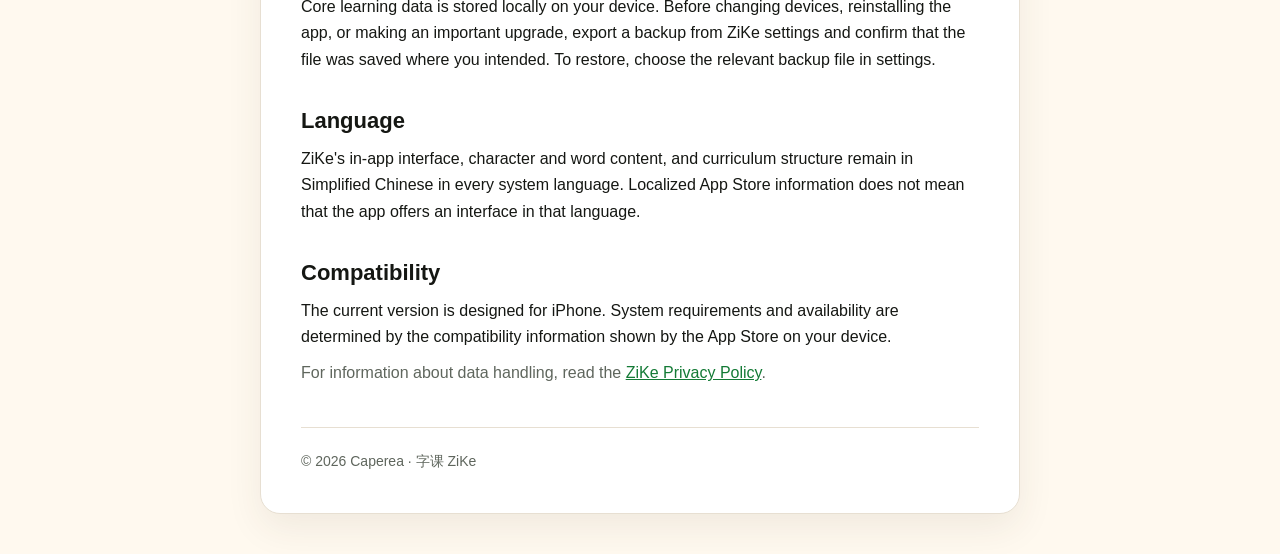
<file: zike/support/index.html>
<!doctype html>
<html lang="zh-Hans">
  <head>
    <meta charset="utf-8">
    <meta name="viewport" content="width=device-width, initial-scale=1">
    <meta name="description" content="字课（ZiKe）支持：纸笔听写、逐字记录、错字复习、备份与恢复帮助。">
    <title>字课（ZiKe）支持</title>
    <link rel="stylesheet" href="../styles.css">
  </head>
  <body>
    <main>
      <a class="brand" href="./" aria-label="字课支持首页">
        <span class="brand-mark" aria-hidden="true">字</span>
        <span>字课 · ZiKe</span>
      </a>

      <section class="language-section" lang="zh-Hans">
        <h1>字课支持</h1>
        <p class="lede">字课帮助家庭把纸笔听写、逐字记录和薄弱字复习连成一个清楚的过程。</p>

        <div class="contact-card">
          <strong>需要帮助？</strong>
          <span>请发送邮件至 <a href="mailto:badtoyx@gmail.com">badtoyx@gmail.com</a>。建议附上设备型号、iOS 版本、字课版本，以及问题出现前的操作步骤；请勿发送孩子姓名或其他不必要的个人信息。</span>
        </div>

        <h2>快速上手</h2>
        <ol>
          <li>按年级、学期、单元、字表或熟练度选择听写范围。</li>
          <li>家长报词，孩子在纸上书写。</li>
          <li>为每个字标记“轻松”“费劲”或“写错”。</li>
          <li>在错字本和统计中查看薄弱字，并用于下一轮复习。</li>
        </ol>

        <h2>数据与备份</h2>
        <p>核心学习数据保存在设备本地。更换设备、重装 App 或进行重要升级前，建议先在字课设置中导出备份，并确认文件已保存到你选择的位置。恢复时，请在设置中选择对应的备份文件。</p>

        <h2>语言说明</h2>
        <p>字课 App 内界面、字词内容和教材结构始终使用简体中文，不随系统语言切换。海外商店页面的本地化说明不代表 App 提供对应语言的界面。</p>

        <h2>兼容性</h2>
        <p>当前版本为 iPhone 设计。系统要求与可用性以 App Store 在你的设备上显示的信息为准。</p>

        <p class="note">隐私相关说明请查看<a href="../privacy/">字课隐私政策</a>。</p>
      </section>

      <section class="language-section" lang="en">
        <h1>ZiKe Support</h1>
        <p class="lede">ZiKe connects paper dictation, character-by-character results, and focused review of weaker characters.</p>

        <div class="contact-card">
          <strong>Need help?</strong>
          <span>Email <a href="mailto:badtoyx@gmail.com">badtoyx@gmail.com</a>. Please include your device model, iOS version, ZiKe version, and the steps that led to the issue. Do not include a child's name or other personal information that is not needed to resolve the problem.</span>
        </div>

        <h2>Getting started</h2>
        <ol>
          <li>Choose a range by grade, semester, unit, character list, or mastery.</li>
          <li>A parent reads the prompt while the learner writes on paper.</li>
          <li>Mark every character as Easy, Hard, or Wrong.</li>
          <li>Use the Mistake Notebook and statistics to bring weaker characters into the next review.</li>
        </ol>

        <h2>Data and backups</h2>
        <p>Core learning data is stored locally on your device. Before changing devices, reinstalling the app, or making an important upgrade, export a backup from ZiKe settings and confirm that the file was saved where you intended. To restore, choose the relevant backup file in settings.</p>

        <h2>Language</h2>
        <p>ZiKe's in-app interface, character and word content, and curriculum structure remain in Simplified Chinese in every system language. Localized App Store information does not mean that the app offers an interface in that language.</p>

        <h2>Compatibility</h2>
        <p>The current version is designed for iPhone. System requirements and availability are determined by the compatibility information shown by the App Store on your device.</p>

        <p class="note">For information about data handling, read the <a href="../privacy/">ZiKe Privacy Policy</a>.</p>
      </section>

      <footer>© 2026 Caperea · 字课 ZiKe</footer>
    </main>
  </body>
</html>
</file>
<file: stylesheets/styles.css>
/*
Leap Day for GitHub Pages
by Matt Graham
*/
@font-face {
  font-family: 'Quattrocento Sans';
  src: url("../fonts/quattrocentosans-bold-webfont.eot");
  src: url("../fonts/quattrocentosans-bold-webfont.eot?#iefix") format("embedded-opentype"), url("../fonts/quattrocentosans-bold-webfont.woff") format("woff"), url("../fonts/quattrocentosans-bold-webfont.ttf") format("truetype"), url("../fonts/quattrocentosans-bold-webfont.svg#QuattrocentoSansBold") format("svg");
  font-weight: bold;
  font-style: normal;
}

@font-face {
  font-family: 'Quattrocento Sans';
  src: url("../fonts/quattrocentosans-bolditalic-webfont.eot");
  src: url("../fonts/quattrocentosans-bolditalic-webfont.eot?#iefix") format("embedded-opentype"), url("../fonts/quattrocentosans-bolditalic-webfont.woff") format("woff"), url("../fonts/quattrocentosans-bolditalic-webfont.ttf") format("truetype"), url("../fonts/quattrocentosans-bolditalic-webfont.svg#QuattrocentoSansBoldItalic") format("svg");
  font-weight: bold;
  font-style: italic;
}

@font-face {
  font-family: 'Quattrocento Sans';
  src: url("../fonts/quattrocentosans-italic-webfont.eot");
  src: url("../fonts/quattrocentosans-italic-webfont.eot?#iefix") format("embedded-opentype"), url("../fonts/quattrocentosans-italic-webfont.woff") format("woff"), url("../fonts/quattrocentosans-italic-webfont.ttf") format("truetype"), url("../fonts/quattrocentosans-italic-webfont.svg#QuattrocentoSansItalic") format("svg");
  font-weight: normal;
  font-style: italic;
}

@font-face {
  font-family: 'Quattrocento Sans';
  src: url("../fonts/quattrocentosans-regular-webfont.eot");
  src: url("../fonts/quattrocentosans-regular-webfont.eot?#iefix") format("embedded-opentype"), url("../fonts/quattrocentosans-regular-webfont.woff") format("woff"), url("../fonts/quattrocentosans-regular-webfont.ttf") format("truetype"), url("../fonts/quattrocentosans-regular-webfont.svg#QuattrocentoSansRegular") format("svg");
  font-weight: normal;
  font-style: normal;
}

@font-face {
  font-family: 'Copse';
  src: url("../fonts/copse-regular-webfont.eot");
  src: url("../fonts/copse-regular-webfont.eot?#iefix") format("embedded-opentype"), url("../fonts/copse-regular-webfont.woff") format("woff"), url("../fonts/copse-regular-webfont.ttf") format("truetype"), url("../fonts/copse-regular-webfont.svg#CopseRegular") format("svg");
  font-weight: normal;
  font-style: normal;
}

/* normalize.css 2012-02-07T12:37 UTC - http://github.com/necolas/normalize.css */
/* =============================================================================
   HTML5 display definitions
   ========================================================================== */
/*
 * Corrects block display not defined in IE6/7/8/9 & FF3
 */
article,
aside,
details,
figcaption,
figure,
footer,
header,
hgroup,
nav,
section,
summary {
  display: block;
}

/*
 * Corrects inline-block display not defined in IE6/7/8/9 & FF3
 */
audio,
canvas,
video {
  display: inline-block;
  *display: inline;
  *zoom: 1;
}

/*
 * Prevents modern browsers from displaying 'audio' without controls
 */
audio:not([controls]) {
  display: none;
}

/*
 * Addresses styling for 'hidden' attribute not present in IE7/8/9, FF3, S4
 * Known issue: no IE6 support
 */
[hidden] {
  display: none;
}

/* =============================================================================
   Base
   ========================================================================== */
/*
 * 1. Corrects text resizing oddly in IE6/7 when body font-size is set using em units
 *    http://clagnut.com/blog/348/#c790
 * 2. Prevents iOS text size adjust after orientation change, without disabling user zoom
 *    www.456bereastreet.com/archive/201012/controlling_text_size_in_safari_for_ios_without_disabling_user_zoom/
 */
html {
  font-size: 100%;
  /* 1 */
  -webkit-text-size-adjust: 100%;
  /* 2 */
  -ms-text-size-adjust: 100%;
  /* 2 */
}

/*
 * Addresses font-family inconsistency between 'textarea' and other form elements.
 */
html,
button,
input,
select,
textarea {
  font-family: sans-serif;
}

/*
 * Addresses margins handled incorrectly in IE6/7
 */
body {
  margin: 0;
}

/* =============================================================================
   Links
   ========================================================================== */
/*
 * Addresses outline displayed oddly in Chrome
 */
a:focus {
  outline: thin dotted;
}

/*
 * Improves readability when focused and also mouse hovered in all browsers
 * people.opera.com/patrickl/experiments/keyboard/test
 */
a:hover,
a:active {
  outline: 0;
}

/* =============================================================================
   Typography
   ========================================================================== */
/*
 * Addresses font sizes and margins set differently in IE6/7
 * Addresses font sizes within 'section' and 'article' in FF4+, Chrome, S5
 */
h1 {
  font-size: 2em;
  margin: 0.67em 0;
}

h2 {
  font-size: 1.5em;
  margin: 0.83em 0;
}

h3 {
  font-size: 1.17em;
  margin: 1em 0;
}

h4 {
  font-size: 1em;
  margin: 1.33em 0;
}

h5 {
  font-size: 0.83em;
  margin: 1.67em 0;
}

h6 {
  font-size: 0.75em;
  margin: 2.33em 0;
}

/*
 * Addresses styling not present in IE7/8/9, S5, Chrome
 */
abbr[title] {
  border-bottom: 1px dotted;
}

/*
 * Addresses style set to 'bolder' in FF3+, S4/5, Chrome
*/
b,
strong {
  font-weight: bold;
}

blockquote {
  margin: 1em 40px;
}

/*
 * Addresses styling not present in S5, Chrome
 */
dfn {
  font-style: italic;
}

/*
 * Addresses styling not present in IE6/7/8/9
 */
mark {
  background: #ff0;
  color: #000;
}

/*
 * Addresses margins set differently in IE6/7
 */
p,
pre {
  margin: 1em 0;
}

/*
 * Corrects font family set oddly in IE6, S4/5, Chrome
 * en.wikipedia.org/wiki/User:Davidgothberg/Test59
 */
pre,
code,
kbd,
samp {
  font-family: monospace, serif;
  _font-family: 'courier new', monospace;
  font-size: 1em;
}

/*
 * 1. Addresses CSS quotes not supported in IE6/7
 * 2. Addresses quote property not supported in S4
 */
/* 1 */
q {
  quotes: none;
}

/* 2 */
q:before,
q:after {
  content: '';
  content: none;
}

small {
  font-size: 75%;
}

/*
 * Prevents sub and sup affecting line-height in all browsers
 * gist.github.com/413930
 */
sub,
sup {
  font-size: 75%;
  line-height: 0;
  position: relative;
  vertical-align: baseline;
}

sup {
  top: -0.5em;
}

sub {
  bottom: -0.25em;
}

/* =============================================================================
   Lists
   ========================================================================== */
/*
 * Addresses margins set differently in IE6/7
 */
dl,
menu,
ol,
ul {
  margin: 1em 0;
}

dd {
  margin: 0 0 0 40px;
}

/*
 * Addresses paddings set differently in IE6/7
 */
menu,
ol,
ul {
  padding: 0 0 0 40px;
}

/*
 * Corrects list images handled incorrectly in IE7
 */
nav ul,
nav ol {
  list-style: none;
  list-style-image: none;
}

/* =============================================================================
   Embedded content
   ========================================================================== */
/*
 * 1. Removes border when inside 'a' element in IE6/7/8/9, FF3
 * 2. Improves image quality when scaled in IE7
 *    code.flickr.com/blog/2008/11/12/on-ui-quality-the-little-things-client-side-image-resizing/
 */
img {
  border: 0;
  /* 1 */
  -ms-interpolation-mode: bicubic;
  /* 2 */
}

/*
 * Corrects overflow displayed oddly in IE9
 */
svg:not(:root) {
  overflow: hidden;
}

/* =============================================================================
   Figures
   ========================================================================== */
/*
 * Addresses margin not present in IE6/7/8/9, S5, O11
 */
figure {
  margin: 0;
}

/* =============================================================================
   Forms
   ========================================================================== */
/*
 * Corrects margin displayed oddly in IE6/7
 */
form {
  margin: 0;
}

/*
 * Define consistent border, margin, and padding
 */
fieldset {
  border: 1px solid #c0c0c0;
  margin: 0 2px;
  padding: 0.35em 0.625em 0.75em;
}

/*
 * 1. Corrects color not being inherited in IE6/7/8/9
 * 2. Corrects text not wrapping in FF3 
 * 3. Corrects alignment displayed oddly in IE6/7
 */
legend {
  border: 0;
  /* 1 */
  padding: 0;
  white-space: normal;
  /* 2 */
  *margin-left: -7px;
  /* 3 */
}

/*
 * 1. Corrects font size not being inherited in all browsers
 * 2. Addresses margins set differently in IE6/7, FF3+, S5, Chrome
 * 3. Improves appearance and consistency in all browsers
 */
button,
input,
select,
textarea {
  font-size: 100%;
  /* 1 */
  margin: 0;
  /* 2 */
  vertical-align: baseline;
  /* 3 */
  *vertical-align: middle;
  /* 3 */
}

/*
 * Addresses FF3/4 setting line-height on 'input' using !important in the UA stylesheet
 */
button,
input {
  line-height: normal;
  /* 1 */
}

/*
 * 1. Improves usability and consistency of cursor style between image-type 'input' and others
 * 2. Corrects inability to style clickable 'input' types in iOS
 * 3. Removes inner spacing in IE7 without affecting normal text inputs
 *    Known issue: inner spacing remains in IE6
 */
button,
input[type="button"],
input[type="reset"],
input[type="submit"] {
  cursor: pointer;
  /* 1 */
  -webkit-appearance: button;
  /* 2 */
  *overflow: visible;
  /* 3 */
}

/*
 * Re-set default cursor for disabled elements
 */
button[disabled],
input[disabled] {
  cursor: default;
}

/*
 * 1. Addresses box sizing set to content-box in IE8/9
 * 2. Removes excess padding in IE8/9
 * 3. Removes excess padding in IE7
      Known issue: excess padding remains in IE6
 */
input[type="checkbox"],
input[type="radio"] {
  box-sizing: border-box;
  /* 1 */
  padding: 0;
  /* 2 */
  *height: 13px;
  /* 3 */
  *width: 13px;
  /* 3 */
}

/*
 * 1. Addresses appearance set to searchfield in S5, Chrome
 * 2. Addresses box-sizing set to border-box in S5, Chrome (include -moz to future-proof)
 */
input[type="search"] {
  -webkit-appearance: textfield;
  /* 1 */
  -moz-box-sizing: content-box;
  -webkit-box-sizing: content-box;
  /* 2 */
  box-sizing: content-box;
}

/*
 * Removes inner padding and search cancel button in S5, Chrome on OS X
 */
input[type="search"]::-webkit-search-decoration,
input[type="search"]::-webkit-search-cancel-button {
  -webkit-appearance: none;
}

/*
 * Removes inner padding and border in FF3+
 * www.sitepen.com/blog/2008/05/14/the-devils-in-the-details-fixing-dojos-toolbar-buttons/
 */
button::-moz-focus-inner,
input::-moz-focus-inner {
  border: 0;
  padding: 0;
}

/*
 * 1. Removes default vertical scrollbar in IE6/7/8/9
 * 2. Improves readability and alignment in all browsers
 */
textarea {
  overflow: auto;
  /* 1 */
  vertical-align: top;
  /* 2 */
}

/* =============================================================================
   Tables
   ========================================================================== */
/*
 * Remove most spacing between table cells
 */
table {
  border-collapse: collapse;
  border-spacing: 0;
}

body {
  font: 14px/22px "Quattrocento Sans", "Helvetica Neue", Helvetica, Arial, sans-serif;
  color: #666;
  font-weight: 300;
  margin: 0px;
  padding: 0px 0 20px 0px;
  background: url(../images/body-background.png) #eae6d1;
}

h1, h2, h3, h4, h5, h6 {
  color: #333;
  margin: 0 0 10px;
}

p, ul, ol, table, pre, dl {
  margin: 0 0 20px;
}

h1, h2, h3 {
  line-height: 1.1;
}

h1 {
  font-size: 28px;
}

h2 {
  font-size: 24px;
  color: #393939;
}

h3, h4, h5, h6 {
  color: #666666;
}

h3 {
  font-size: 18px;
  line-height: 24px;
}

a {
  color: #3399cc;
  font-weight: 400;
  text-decoration: none;
}

a small {
  font-size: 11px;
  color: #666;
  margin-top: -0.6em;
  display: block;
}

ul {
  list-style-image: url("../images/bullet.png");
}

strong {
  font-weight: bold;
  color: #333;
}

.wrapper {
  width: 650px;
  margin: 0 auto;
  position: relative;
}

section img {
  max-width: 100%;
}

blockquote {
  border-left: 1px solid #ffcc00;
  margin: 0;
  padding: 0 0 0 20px;
  font-style: italic;
}

code {
  font-family: "Lucida Sans", Monaco, Bitstream Vera Sans Mono, Lucida Console, Terminal;
  font-size: 13px;
  color: #efefef;
  text-shadow: 0px 1px 0px #000;
  margin: 0 4px;
  padding: 2px 6px;
  background: #333;
  -moz-border-radius: 2px;
  -webkit-border-radius: 2px;
  -o-border-radius: 2px;
  -ms-border-radius: 2px;
  -khtml-border-radius: 2px;
  border-radius: 2px;
}

pre {
  padding: 8px 15px;
  background: #333333;
  -moz-border-radius: 3px;
  -webkit-border-radius: 3px;
  -o-border-radius: 3px;
  -ms-border-radius: 3px;
  -khtml-border-radius: 3px;
  border-radius: 3px;
  border: 1px solid #c7c7c7;
  overflow: auto;
  overflow-y: hidden;
}
pre code {
  margin: 0px;
  padding: 0px;
}

table {
  width: 100%;
  border-collapse: collapse;
}

th {
  text-align: left;
  padding: 5px 10px;
  border-bottom: 1px solid #e5e5e5;
  color: #444;
}

td {
  text-align: left;
  padding: 5px 10px;
  border-bottom: 1px solid #e5e5e5;
  border-right: 1px solid #ffcc00;
}
td:first-child {
  border-left: 1px solid #ffcc00;
}

hr {
  border: 0;
  outline: none;
  height: 11px;
  background: transparent url("../images/hr.gif") center center repeat-x;
  margin: 0 0 20px;
}

dt {
  color: #444;
  font-weight: 700;
}

header {
  padding: 25px 20px 40px 20px;
  margin: 0;
  top: 0;
  left: 0;
  right: 0;
  width: 100%;
  text-align: center;
  background: url(../images/background.png) #4276b6;
  -moz-box-shadow: 1px 0px 2px rgba(0, 0, 0, 0.75);
  -webkit-box-shadow: 1px 0px 2px rgba(0, 0, 0, 0.75);
  -o-box-shadow: 1px 0px 2px rgba(0, 0, 0, 0.75);
  box-shadow: 1px 0px 2px rgba(0, 0, 0, 0.75);
  z-index: 99;
  -webkit-font-smoothing: antialiased;
  min-height: 76px;
}
header h1 {
  font: 40px/48px "Copse", "Helvetica Neue", Helvetica, Arial, sans-serif;
  color: #f3f3f3;
  text-shadow: 0px 2px 0px #235796;
  margin: 0px;
  white-space: nowrap;
  overflow: hidden;
  text-overflow: ellipsis;
  -o-text-overflow: ellipsis;
  -ms-text-overflow: ellipsis;
}
header p {
  color: #d8d8d8;
  text-shadow: rgba(0, 0, 0, 0.2) 0 1px 0;
  font-size: 18px;
  margin: 0px;
}

#banner {
  z-index: 100;
  left: 0;
  right: 50%;
  height: 50px;
  margin-right: -382px;
  position: fixed;
  top: 115px;
  background: #ffcc00;
  border: 1px solid #f0b500;
  -moz-box-shadow: 0px 1px 3px rgba(0, 0, 0, 0.25);
  -webkit-box-shadow: 0px 1px 3px rgba(0, 0, 0, 0.25);
  -o-box-shadow: 0px 1px 3px rgba(0, 0, 0, 0.25);
  box-shadow: 0px 1px 3px rgba(0, 0, 0, 0.25);
  -moz-border-radius: 0px 2px 2px 0px;
  -webkit-border-radius: 0px 2px 2px 0px;
  -o-border-radius: 0px 2px 2px 0px;
  -ms-border-radius: 0px 2px 2px 0px;
  -khtml-border-radius: 0px 2px 2px 0px;
  border-radius: 0px 2px 2px 0px;
  padding-right: 10px;
}
#banner .button {
  border: 1px solid #dba500;
  background: -webkit-gradient(linear, 50% 0%, 50% 100%, color-stop(0%, #ffe788), color-stop(100%, #ffce38));
  background: -webkit-linear-gradient(#ffe788, #ffce38);
  background: -moz-linear-gradient(#ffe788, #ffce38);
  background: -o-linear-gradient(#ffe788, #ffce38);
  background: -ms-linear-gradient(#ffe788, #ffce38);
  background: linear-gradient(#ffe788, #ffce38);
  -moz-border-radius: 2px;
  -webkit-border-radius: 2px;
  -o-border-radius: 2px;
  -ms-border-radius: 2px;
  -khtml-border-radius: 2px;
  border-radius: 2px;
  -moz-box-shadow: inset 0px 1px 0px rgba(255, 255, 255, 0.4), 0px 1px 1px rgba(0, 0, 0, 0.1);
  -webkit-box-shadow: inset 0px 1px 0px rgba(255, 255, 255, 0.4), 0px 1px 1px rgba(0, 0, 0, 0.1);
  -o-box-shadow: inset 0px 1px 0px rgba(255, 255, 255, 0.4), 0px 1px 1px rgba(0, 0, 0, 0.1);
  box-shadow: inset 0px 1px 0px rgba(255, 255, 255, 0.4), 0px 1px 1px rgba(0, 0, 0, 0.1);
  background-color: #FFE788;
  margin-left: 5px;
  padding: 10px 12px;
  margin-top: 6px;
  line-height: 14px;
  font-size: 14px;
  color: #333;
  font-weight: bold;
  display: inline-block;
  text-align: center;
}
#banner .button:hover {
  background: -webkit-gradient(linear, 50% 0%, 50% 100%, color-stop(0%, #ffe788), color-stop(100%, #ffe788));
  background: -webkit-linear-gradient(#ffe788, #ffe788);
  background: -moz-linear-gradient(#ffe788, #ffe788);
  background: -o-linear-gradient(#ffe788, #ffe788);
  background: -ms-linear-gradient(#ffe788, #ffe788);
  background: linear-gradient(#ffe788, #ffe788);
  background-color: #ffeca0;
}
#banner .fork {
  position: fixed;
  left: 50%;
  margin-left: -325px;
  padding: 10px 12px;
  margin-top: 6px;
  line-height: 14px;
  font-size: 14px;
  background-color: #FFE788;
}
#banner .downloads {
  float: right;
  margin: 0 45px 0 0;
}
#banner .downloads span {
  float: left;
  line-height: 52px;
  font-size: 90%;
  color: #9d7f0d;
  text-transform: uppercase;
  text-shadow: rgba(255, 255, 255, 0.2) 0 1px 0;
}
#banner ul {
  list-style: none;
  height: 40px;
  padding: 0;
  float: left;
  margin-left: 10px;
}
#banner ul li {
  display: inline;
}
#banner ul li a.button {
  background-color: #FFE788;
}
#banner #logo {
  position: absolute;
  height: 36px;
  width: 36px;
  right: 7px;
  top: 7px;
  display: block;
  background: url(../images/octocat-logo.png);
}

section {
  width: 590px;
  padding: 30px 30px 50px 30px;
  margin: 20px 0;
  margin-top: 190px;
  position: relative;
  background: #fbfbfb;
  -moz-border-radius: 3px;
  -webkit-border-radius: 3px;
  -o-border-radius: 3px;
  -ms-border-radius: 3px;
  -khtml-border-radius: 3px;
  border-radius: 3px;
  border: 1px solid #cbcbcb;
  -moz-box-shadow: 0px 1px 2px rgba(0, 0, 0, 0.09), inset 0px 0px 2px 2px rgba(255, 255, 255, 0.5), inset 0 0 5px 5px rgba(255, 255, 255, 0.4);
  -webkit-box-shadow: 0px 1px 2px rgba(0, 0, 0, 0.09), inset 0px 0px 2px 2px rgba(255, 255, 255, 0.5), inset 0 0 5px 5px rgba(255, 255, 255, 0.4);
  -o-box-shadow: 0px 1px 2px rgba(0, 0, 0, 0.09), inset 0px 0px 2px 2px rgba(255, 255, 255, 0.5), inset 0 0 5px 5px rgba(255, 255, 255, 0.4);
  box-shadow: 0px 1px 2px rgba(0, 0, 0, 0.09), inset 0px 0px 2px 2px rgba(255, 255, 255, 0.5), inset 0 0 5px 5px rgba(255, 255, 255, 0.4);
}

small {
  font-size: 12px;
}

nav {
  width: 230px;
  position: fixed;
  top: 220px;
  left: 50%;
  margin-left: -580px;
  text-align: right;
}
nav ul {
  list-style: none;
  list-style-image: none;
  font-size: 14px;
  line-height: 24px;
}
nav ul li {
  padding: 5px 0px;
  line-height: 16px;
}
nav ul li.tag-h1 {
  font-size: 1.2em;
}
nav ul li.tag-h1 a {
  font-weight: bold;
  color: #333;
}
nav ul li.tag-h2 + .tag-h1 {
  margin-top: 10px;
}
nav ul a {
  color: #666;
}
nav ul a:hover {
  color: #999;
}

footer {
  width: 180px;
  position: fixed;
  left: 50%;
  margin-left: -530px;
  bottom: 20px;
  text-align: right;
  line-height: 16px;
}

@media print, screen and (max-width: 1060px) {
  div.wrapper {
    width: auto;
    margin: 0;
  }

  nav {
    display: none;
  }

  header, section, footer {
    float: none;
  }
  header h1, section h1, footer h1 {
    white-space: nowrap;
    overflow: hidden;
    text-overflow: ellipsis;
    -o-text-overflow: ellipsis;
    -ms-text-overflow: ellipsis;
  }

  #banner {
    width: 100%;
  }
  #banner .downloads {
    margin-right: 60px;
  }
  #banner #logo {
    margin-right: 15px;
  }

  section {
    border: 1px solid #e5e5e5;
    border-width: 1px 0;
    padding: 20px auto;
    margin: 190px auto 20px;
    max-width: 600px;
  }

  footer {
    text-align: center;
    margin: 20px auto;
    position: relative;
    left: auto;
    bottom: auto;
    width: auto;
  }
}
@media print, screen and (max-width: 720px) {
  body {
    word-wrap: break-word;
  }

  header {
    padding: 20px 20px;
    margin: 0;
  }
  header h1 {
    font-size: 32px;
    white-space: nowrap;
    overflow: hidden;
    text-overflow: ellipsis;
    -o-text-overflow: ellipsis;
    -ms-text-overflow: ellipsis;
  }
  header p {
    display: none;
  }

  #banner {
    top: 80px;
  }
  #banner .fork {
    float: left;
    display: inline-block;
    margin-left: 0px;
    position: fixed;
    left: 20px;
  }

  section {
    margin-top: 130px;
    margin-bottom: 0px;
    width: auto;
  }

  header ul, header p.view {
    position: static;
  }
}
@media print, screen and (max-width: 480px) {
  header {
    position: relative;
    padding: 5px 0px;
    min-height: 0px;
  }
  header h1 {
    font-size: 24px;
    white-space: nowrap;
    overflow: hidden;
    text-overflow: ellipsis;
    -o-text-overflow: ellipsis;
    -ms-text-overflow: ellipsis;
  }

  section {
    margin-top: 5px;
  }

  #banner {
    display: none;
  }

  header ul {
    display: none;
  }
}
@media print {
  body {
    padding: 0.4in;
    font-size: 12pt;
    color: #444;
  }
}
@media print, screen and (max-height: 680px) {
  footer {
    text-align: center;
    margin: 20px auto;
    position: relative;
    left: auto;
    bottom: auto;
    width: auto;
  }
}
@media print, screen and (max-height: 480px) {
  nav {
    display: none;
  }

  footer {
    text-align: center;
    margin: 20px auto;
    position: relative;
    left: auto;
    bottom: auto;
    width: auto;
  }
}
</file>
<file: stylesheets/pygment_trac.css>
.highlight .hll { background-color: #404040 }
.highlight  { color: #d0d0d0 }
.highlight .c { color: #999999; font-style: italic } /* Comment */
.highlight .err { color: #a61717; background-color: #e3d2d2 } /* Error */
.highlight .g { color: #d0d0d0 } /* Generic */
.highlight .k { color: #6ab825; font-weight: normal } /* Keyword */
.highlight .l { color: #d0d0d0 } /* Literal */
.highlight .n { color: #d0d0d0 } /* Name */
.highlight .o { color: #d0d0d0 } /* Operator */
.highlight .x { color: #d0d0d0 } /* Other */
.highlight .p { color: #d0d0d0 } /* Punctuation */
.highlight .cm { color: #999999; font-style: italic } /* Comment.Multiline */
.highlight .cp { color: #cd2828; font-weight: normal } /* Comment.Preproc */
.highlight .c1 { color: #999999; font-style: italic } /* Comment.Single */
.highlight .cs { color: #e50808; font-weight: normal; background-color: #520000 } /* Comment.Special */
.highlight .gd { color: #d22323 } /* Generic.Deleted */
.highlight .ge { color: #d0d0d0; font-style: italic } /* Generic.Emph */
.highlight .gr { color: #d22323 } /* Generic.Error */
.highlight .gh { color: #ffffff; font-weight: normal } /* Generic.Heading */
.highlight .gi { color: #589819 } /* Generic.Inserted */
.highlight .go { color: #cccccc } /* Generic.Output */
.highlight .gp { color: #aaaaaa } /* Generic.Prompt */
.highlight .gs { color: #d0d0d0; font-weight: normal } /* Generic.Strong */
.highlight .gu { color: #ffffff; text-decoration: underline } /* Generic.Subheading */
.highlight .gt { color: #d22323 } /* Generic.Traceback */
.highlight .kc { color: #6ab825; font-weight: normal } /* Keyword.Constant */
.highlight .kd { color: #6ab825; font-weight: normal } /* Keyword.Declaration */
.highlight .kn { color: #6ab825; font-weight: normal } /* Keyword.Namespace */
.highlight .kp { color: #6ab825 } /* Keyword.Pseudo */
.highlight .kr { color: #6ab825; font-weight: normal } /* Keyword.Reserved */
.highlight .kt { color: #6ab825; font-weight: normal } /* Keyword.Type */
.highlight .ld { color: #d0d0d0 } /* Literal.Date */
.highlight .m { color: #3677a9 } /* Literal.Number */
.highlight .s { color: #ff8 } /* Literal.String */
.highlight .na { color: #bbbbbb } /* Name.Attribute */
.highlight .nb { color: #24909d } /* Name.Builtin */
.highlight .nc { color: #447fcf; text-decoration: underline } /* Name.Class */
.highlight .no { color: #40ffff } /* Name.Constant */
.highlight .nd { color: #ffa500 } /* Name.Decorator */
.highlight .ni { color: #d0d0d0 } /* Name.Entity */
.highlight .ne { color: #bbbbbb } /* Name.Exception */
.highlight .nf { color: #447fcf } /* Name.Function */
.highlight .nl { color: #d0d0d0 } /* Name.Label */
.highlight .nn { color: #447fcf; text-decoration: underline } /* Name.Namespace */
.highlight .nx { color: #d0d0d0 } /* Name.Other */
.highlight .py { color: #d0d0d0 } /* Name.Property */
.highlight .nt { color: #6ab825;} /* Name.Tag */
.highlight .nv { color: #40ffff } /* Name.Variable */
.highlight .ow { color: #6ab825; font-weight: normal } /* Operator.Word */
.highlight .w { color: #666666 } /* Text.Whitespace */
.highlight .mf { color: #3677a9 } /* Literal.Number.Float */
.highlight .mh { color: #3677a9 } /* Literal.Number.Hex */
.highlight .mi { color: #3677a9 } /* Literal.Number.Integer */
.highlight .mo { color: #3677a9 } /* Literal.Number.Oct */
.highlight .sb { color: #ff8 } /* Literal.String.Backtick */
.highlight .sc { color: #ff8 } /* Literal.String.Char */
.highlight .sd { color: #ff8 } /* Literal.String.Doc */
.highlight .s2 { color: #ff8 } /* Literal.String.Double */
.highlight .se { color: #ff8 } /* Literal.String.Escape */
.highlight .sh { color: #ff8 } /* Literal.String.Heredoc */
.highlight .si { color: #ff8 } /* Literal.String.Interpol */
.highlight .sx { color: #ffa500 } /* Literal.String.Other */
.highlight .sr { color: #ff8 } /* Literal.String.Regex */
.highlight .s1 { color: #ff8 } /* Literal.String.Single */
.highlight .ss { color: #ff8 } /* Literal.String.Symbol */
.highlight .bp { color: #24909d } /* Name.Builtin.Pseudo */
.highlight .vc { color: #40ffff } /* Name.Variable.Class */
.highlight .vg { color: #40ffff } /* Name.Variable.Global */
.highlight .vi { color: #40ffff } /* Name.Variable.Instance */
.highlight .il { color: #3677a9 } /* Literal.Number.Integer.Long */
</file>
<file: rando/styles.css>
:root {
  color-scheme: light;
  --background: #f5f8ff;
  --surface: #ffffff;
  --surface-blue: #edf4ff;
  --text: #111b2f;
  --muted: #5c687d;
  --blue: #1464f4;
  --blue-dark: #0a47bd;
  --border: #dbe4f3;
  --shadow: 0 24px 70px rgb(20 55 110 / 12%);
  --radius-large: 32px;
  --radius-medium: 20px;
}

* {
  box-sizing: border-box;
}

html {
  scroll-behavior: smooth;
}

body {
  margin: 0;
  background:
    radial-gradient(circle at 80% 10%, rgb(90 151 255 / 16%), transparent 28rem),
    var(--background);
  color: var(--text);
  font-family: -apple-system, BlinkMacSystemFont, "Segoe UI", "PingFang SC",
    "Hiragino Sans GB", "Noto Sans CJK SC", sans-serif;
  line-height: 1.65;
  -webkit-font-smoothing: antialiased;
}

a {
  color: var(--blue-dark);
}

a:focus-visible {
  outline: 3px solid rgb(20 100 244 / 35%);
  outline-offset: 4px;
}

.site-header,
.page-width,
.site-footer {
  width: min(1120px, calc(100% - 40px));
  margin-inline: auto;
}

.site-header {
  display: flex;
  align-items: center;
  justify-content: space-between;
  min-height: 86px;
  gap: 24px;
}

.brand {
  display: inline-flex;
  align-items: center;
  gap: 11px;
  color: var(--text);
  font-size: 19px;
  font-weight: 760;
  letter-spacing: -0.01em;
  text-decoration: none;
}

.brand-mark {
  display: grid;
  width: 42px;
  height: 42px;
  place-items: center;
  border-radius: 13px;
  background: var(--blue);
  box-shadow: 0 9px 20px rgb(20 100 244 / 24%);
  color: #ffffff;
  font-size: 25px;
  line-height: 1;
}

.site-nav {
  display: flex;
  align-items: center;
  gap: 24px;
}

.site-nav a {
  color: var(--muted);
  font-size: 15px;
  font-weight: 650;
  text-decoration: none;
}

.site-nav a:hover {
  color: var(--blue);
}

.hero {
  display: grid;
  grid-template-columns: minmax(0, 1.08fr) minmax(320px, 0.92fr);
  align-items: center;
  min-height: 650px;
  gap: clamp(48px, 8vw, 104px);
  padding: 76px 0 96px;
}

.hero h1 {
  max-width: 720px;
  margin: 0;
  font-size: clamp(48px, 7.2vw, 82px);
  line-height: 0.99;
  letter-spacing: -0.06em;
}

.hero h1 span {
  color: var(--blue);
}

.hero-copy > p {
  max-width: 660px;
  margin: 28px 0 0;
  color: var(--muted);
  font-size: clamp(18px, 2vw, 21px);
  line-height: 1.55;
}

.hero-copy .zh-summary {
  margin-top: 14px;
  font-size: 17px;
}

.hero-actions {
  display: flex;
  align-items: center;
  flex-wrap: wrap;
  gap: 18px;
  margin-top: 34px;
}

.primary-button {
  display: inline-flex;
  min-height: 54px;
  align-items: center;
  justify-content: center;
  padding: 0 24px;
  border-radius: 15px;
  background: var(--blue);
  box-shadow: 0 13px 26px rgb(20 100 244 / 24%);
  color: #ffffff;
  font-size: 16px;
  font-weight: 720;
  text-decoration: none;
  transition: transform 160ms ease, background 160ms ease;
}

.primary-button:hover {
  background: var(--blue-dark);
  transform: translateY(-1px);
}

.secondary-link {
  font-size: 16px;
  font-weight: 700;
  text-decoration: none;
}

.compatibility {
  margin-top: 18px !important;
  font-size: 14px !important;
}

.hero-visual {
  position: relative;
  min-height: 470px;
  border: 1px solid rgb(255 255 255 / 72%);
  border-radius: var(--radius-large);
  background:
    linear-gradient(145deg, rgb(255 255 255 / 92%), rgb(227 238 255 / 78%));
  box-shadow: var(--shadow);
  overflow: hidden;
}

.hero-visual::before {
  position: absolute;
  width: 320px;
  height: 320px;
  border-radius: 50%;
  background: rgb(20 100 244 / 13%);
  content: "";
  filter: blur(2px);
  inset: -85px -105px auto auto;
}

.die {
  position: absolute;
  display: grid;
  width: 196px;
  height: 196px;
  place-items: center;
  border: 1px solid rgb(255 255 255 / 90%);
  border-radius: 46px;
  background: linear-gradient(145deg, #ffffff, #eaf1ff);
  box-shadow:
    0 30px 60px rgb(22 64 135 / 22%),
    inset 0 1px 0 #ffffff;
  color: var(--blue);
  font-size: 128px;
  line-height: 1;
  transform: rotate(-8deg);
  inset: 78px auto auto 50%;
  translate: -50% 0;
}

.result-card {
  position: absolute;
  right: 28px;
  bottom: 28px;
  left: 28px;
  padding: 22px 24px;
  border: 1px solid rgb(255 255 255 / 92%);
  border-radius: 20px;
  background: rgb(255 255 255 / 84%);
  box-shadow: 0 16px 42px rgb(22 64 135 / 13%);
  backdrop-filter: blur(18px);
}

.result-label {
  margin: 0;
  color: var(--muted);
  font-size: 13px;
  font-weight: 700;
  letter-spacing: 0.08em;
  text-transform: uppercase;
}

.result-value {
  margin: 5px 0 0;
  font-size: 29px;
  font-weight: 760;
  letter-spacing: -0.025em;
}

.section {
  padding: 96px 0;
}

.section-heading {
  max-width: 760px;
  margin: 0;
  font-size: clamp(36px, 5vw, 58px);
  line-height: 1.08;
  letter-spacing: -0.045em;
}

.section-intro {
  max-width: 680px;
  margin: 18px 0 0;
  color: var(--muted);
  font-size: 19px;
}

.feature-list {
  display: grid;
  grid-template-columns: repeat(3, 1fr);
  gap: 34px;
  margin-top: 60px;
}

.feature {
  padding-top: 24px;
  border-top: 2px solid var(--blue);
}

.feature-number {
  color: var(--blue);
  font-size: 14px;
  font-weight: 800;
}

.feature h3 {
  margin: 14px 0 8px;
  font-size: 25px;
  letter-spacing: -0.025em;
}

.feature p {
  margin: 0;
  color: var(--muted);
}

.privacy-band {
  display: grid;
  grid-template-columns: 1fr 1fr;
  gap: clamp(40px, 8vw, 96px);
  padding: clamp(42px, 7vw, 72px);
  border-radius: var(--radius-large);
  background: var(--text);
  color: #ffffff;
}

.privacy-band h2 {
  margin: 0;
  font-size: clamp(36px, 5vw, 58px);
  line-height: 1.08;
  letter-spacing: -0.045em;
}

.privacy-band p {
  margin: 18px 0 0;
  color: #c9d3e5;
  font-size: 18px;
}

.promise-list {
  display: grid;
  align-content: center;
  gap: 0;
  margin: 0;
  padding: 0;
  list-style: none;
}

.promise-list li {
  padding: 15px 0;
  border-bottom: 1px solid rgb(255 255 255 / 14%);
  font-size: 18px;
  font-weight: 680;
}

.promise-list li:last-child {
  border-bottom: 0;
}

.closing {
  max-width: 780px;
  margin-inline: auto;
  text-align: center;
}

.closing .primary-button {
  margin-top: 28px;
}

.site-footer {
  display: flex;
  justify-content: space-between;
  gap: 24px;
  padding: 34px 0 44px;
  border-top: 1px solid var(--border);
  color: var(--muted);
  font-size: 14px;
}

.footer-links {
  display: flex;
  gap: 18px;
}

.footer-links a {
  color: var(--muted);
}

.document-shell {
  width: min(820px, calc(100% - 32px));
  margin: 44px auto;
  padding: clamp(28px, 6vw, 56px);
  border: 1px solid var(--border);
  border-radius: var(--radius-large);
  background: var(--surface);
  box-shadow: var(--shadow);
}

.document-nav {
  display: flex;
  align-items: center;
  justify-content: space-between;
  gap: 20px;
  margin-bottom: 36px;
}

.document-nav-links {
  display: flex;
  gap: 16px;
  font-size: 14px;
  font-weight: 650;
}

.document-nav-links a {
  color: var(--muted);
  text-decoration: none;
}

.language-section h1 {
  margin: 0;
  font-size: clamp(36px, 7vw, 52px);
  line-height: 1.08;
  letter-spacing: -0.04em;
}

.language-section h2 {
  margin: 36px 0 10px;
  font-size: 23px;
  line-height: 1.3;
  letter-spacing: -0.018em;
}

.language-section p,
.language-section ul,
.language-section ol {
  margin: 11px 0;
}

.language-section ul,
.language-section ol {
  padding-left: 1.4em;
}

.language-section .lede {
  margin-top: 18px;
  color: var(--muted);
  font-size: 19px;
}

.language-section .meta,
.note {
  color: var(--muted);
}

.language-section + .language-section {
  margin-top: 50px;
  padding-top: 50px;
  border-top: 1px solid var(--border);
}

.contact-card {
  margin: 26px 0;
  padding: 21px 22px;
  border: 1px solid #cbdcf8;
  border-radius: var(--radius-medium);
  background: var(--surface-blue);
}

.contact-card strong {
  display: block;
  margin-bottom: 4px;
}

.document-footer {
  margin-top: 44px;
  padding-top: 24px;
  border-top: 1px solid var(--border);
  color: var(--muted);
  font-size: 14px;
}

@media (max-width: 780px) {
  .hero {
    grid-template-columns: 1fr;
    min-height: auto;
    padding-top: 46px;
  }

  .hero-visual {
    width: min(100%, 520px);
    justify-self: center;
  }

  .feature-list,
  .privacy-band {
    grid-template-columns: 1fr;
  }

  .feature-list {
    gap: 32px;
  }
}

@media (max-width: 560px) {
  .site-header,
  .page-width,
  .site-footer {
    width: min(100% - 28px, 1120px);
  }

  .site-header {
    min-height: 74px;
  }

  .site-nav {
    gap: 14px;
  }

  .site-nav a {
    font-size: 14px;
  }

  .hero {
    gap: 44px;
    padding: 40px 0 72px;
  }

  .hero h1 {
    font-size: clamp(43px, 14vw, 62px);
  }

  .hero-visual {
    min-height: 410px;
  }

  .die {
    width: 166px;
    height: 166px;
    border-radius: 40px;
    font-size: 108px;
  }

  .section {
    padding: 72px 0;
  }

  .privacy-band {
    padding: 34px 26px;
    border-radius: 25px;
  }

  .site-footer,
  .document-nav {
    align-items: flex-start;
    flex-direction: column;
  }

  .document-shell {
    width: 100%;
    margin: 0;
    border: 0;
    border-radius: 0;
    box-shadow: none;
  }
}

@media (prefers-reduced-motion: reduce) {
  html {
    scroll-behavior: auto;
  }

  .primary-button {
    transition: none;
  }
}
</file>
<file: zike/styles.css>
:root {
  color-scheme: light;
  --background: #fff9ef;
  --surface: #ffffff;
  --text: #151713;
  --muted: #5f665d;
  --accent: #24a148;
  --border: #e7dfd2;
}

* {
  box-sizing: border-box;
}

body {
  margin: 0;
  background: var(--background);
  color: var(--text);
  font-family: -apple-system, BlinkMacSystemFont, "Segoe UI", "PingFang SC",
    "Hiragino Sans GB", "Noto Sans CJK SC", sans-serif;
  line-height: 1.65;
}

main {
  width: min(760px, calc(100% - 32px));
  margin: 40px auto;
  padding: 40px;
  background: var(--surface);
  border: 1px solid var(--border);
  border-radius: 20px;
  box-shadow: 0 14px 36px rgb(67 54 34 / 8%);
}

.brand {
  display: inline-flex;
  align-items: center;
  gap: 10px;
  margin-bottom: 20px;
  color: var(--text);
  font-size: 18px;
  font-weight: 750;
  text-decoration: none;
}

.brand-mark {
  display: grid;
  width: 38px;
  height: 38px;
  place-items: center;
  border: 2px solid var(--accent);
  border-radius: 9px;
  color: var(--accent);
  font-family: "Songti SC", "STSong", serif;
  font-size: 24px;
  font-weight: 700;
}

h1 {
  margin: 0 0 8px;
  font-size: clamp(30px, 7vw, 44px);
  line-height: 1.15;
  letter-spacing: -0.02em;
}

h2 {
  margin: 34px 0 10px;
  font-size: 22px;
  line-height: 1.3;
}

h3 {
  margin: 24px 0 8px;
  font-size: 18px;
}

p,
ul,
ol {
  margin: 10px 0;
}

ul,
ol {
  padding-left: 1.4em;
}

a {
  color: #137a35;
}

.lede {
  margin: 18px 0 0;
  font-size: 18px;
}

.meta,
.note {
  color: var(--muted);
}

.language-section {
  padding-top: 8px;
}

.language-section + .language-section {
  margin-top: 40px;
  padding-top: 40px;
  border-top: 1px solid var(--border);
}

.contact-card {
  margin: 24px 0;
  padding: 20px;
  border: 1px solid #cfe8d5;
  border-radius: 14px;
  background: #f4fbf6;
}

.contact-card strong {
  display: block;
  margin-bottom: 4px;
}

footer {
  margin-top: 40px;
  padding-top: 22px;
  border-top: 1px solid var(--border);
  color: var(--muted);
  font-size: 14px;
}

@media (max-width: 560px) {
  main {
    margin: 0 auto;
    padding: 28px 20px 36px;
    border: 0;
    border-radius: 0;
    box-shadow: none;
  }
}
</file>
